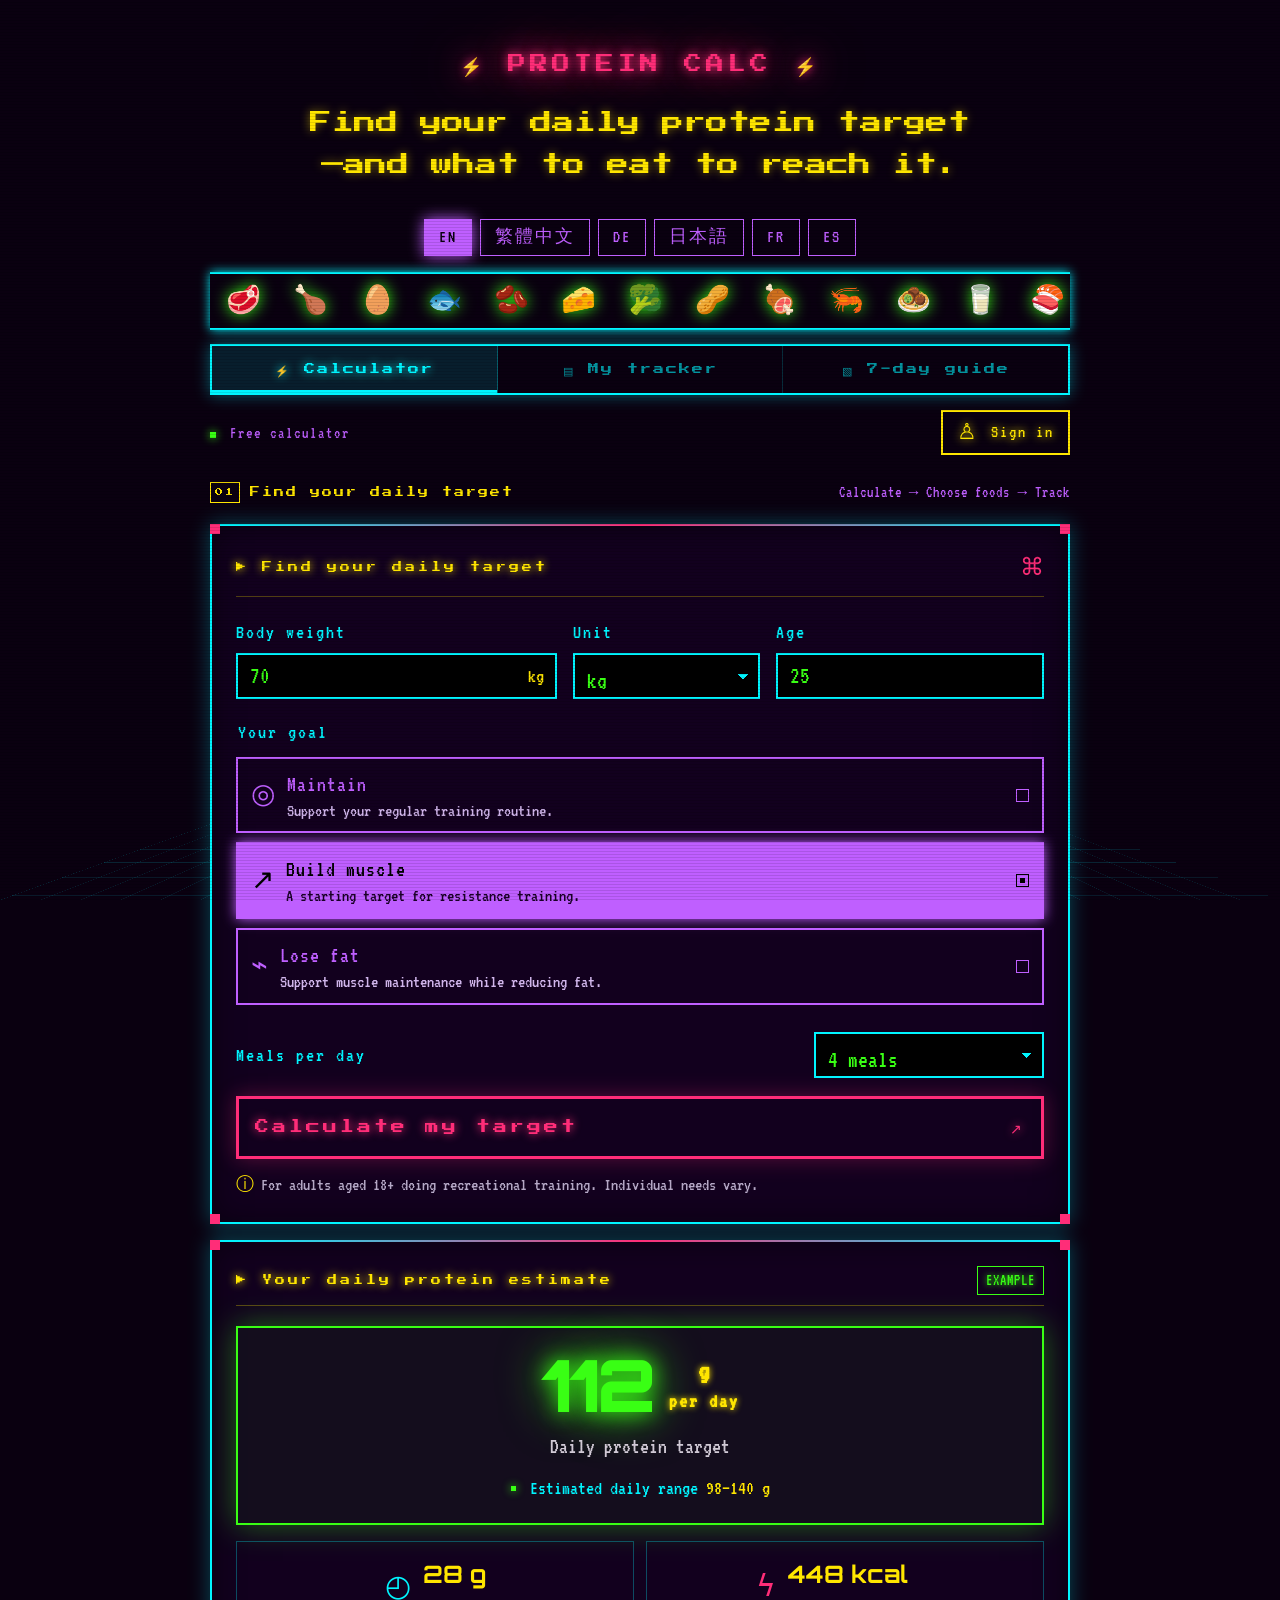
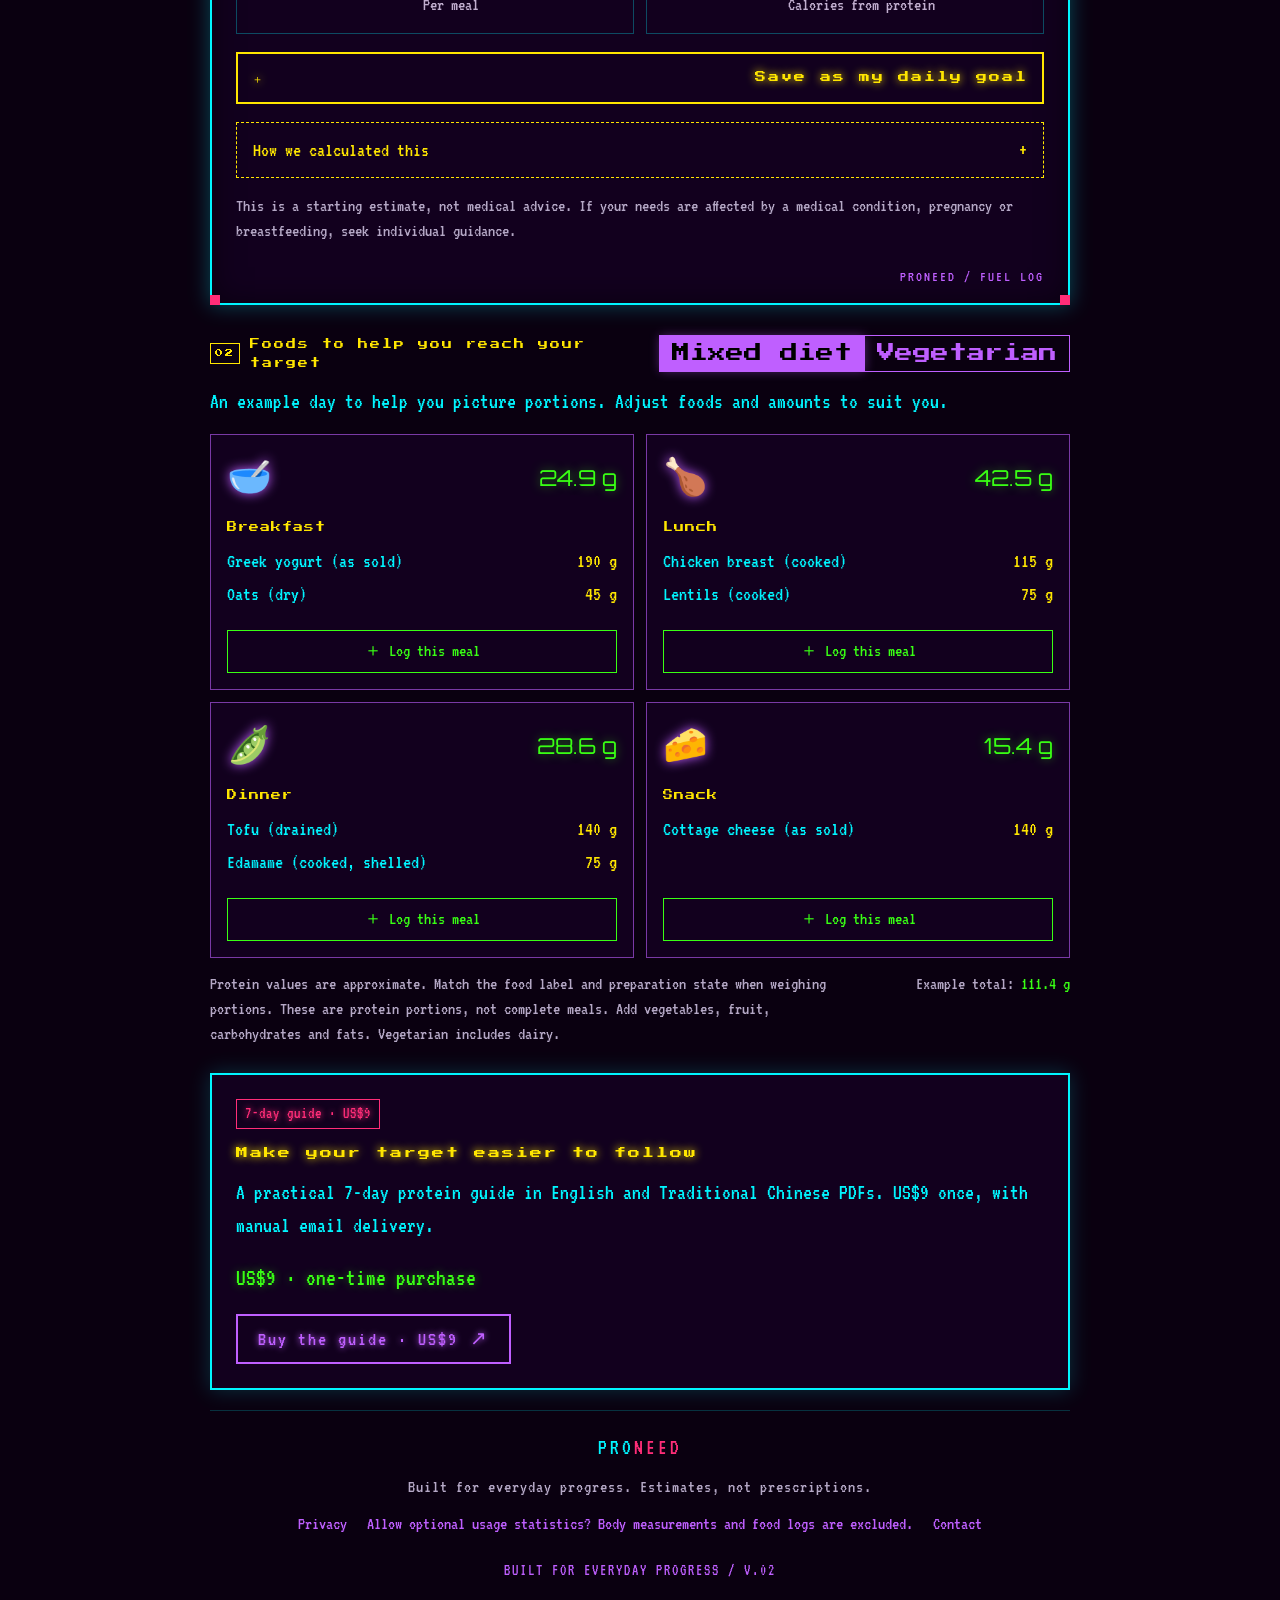
<file: index.html>
<!doctype html>
<html lang="en">
<head>

  <meta charset="utf-8">
  <meta name="viewport" content="width=device-width,initial-scale=1">
  <meta name="theme-color" content="#0a0010">
 <title>PROTEIN CALC - Find your daily protein target—and what to eat to reach it</title>
<meta name="description" content="Find your daily protein target—and what to eat to reach it">
  <link rel="icon" type="image/svg+xml" href="data:image/svg+xml,%3Csvg xmlns='http://www.w3.org/2000/svg' viewBox='0 0 32 32'%3E%3Crect width='32' height='32' rx='5' fill='%230a0010'/%3E%3Cpath d='M8 18h16v6h-3v2H11v-2H8z' fill='%23fff2dc'/%3E%3Cpath d='M5 11h3V8h16v3h3v8H5z' fill='%23ff785f'/%3E%3Cpath d='m10 10 5 7m3-7 5 7' stroke='%23ffe4cf' stroke-width='2'/%3E%3Cpath d='M3 6V3h6m14 0h6v3M3 26v3h6m14 0h6v-3' fill='none' stroke='%2300f5ff' stroke-width='2'/%3E%3C/svg%3E">
  <link rel="preconnect" href="https://fonts.googleapis.com">
  <link rel="preconnect" href="https://fonts.gstatic.com" crossorigin>
  <link href="https://fonts.googleapis.com/css2?family=Press+Start+2P&family=VT323:wght@400&family=Orbitron:wght@400;700;900&display=swap" rel="stylesheet">
  <link rel="stylesheet" href="styles.css">
  <link rel="stylesheet" href="traditional-chinese.css">
  <script type="module" src="app.js"></script>
  
</head>
<body>
  <a class="skip-link" href="#main">Skip to calculator</a>
  <div class="ambient ambient-one" aria-hidden="true"></div><div class="ambient ambient-two" aria-hidden="true"></div>
  <div class="site-shell">
    <header class="site-header">
      <a class="brand" href="#calculator" aria-label="ProNeed home"><span class="brand-name" data-i18n="retroTitle">⚡ PROTEIN CALC ⚡</span></a>
      <h1 id="hero-heading" class="hero-headline" data-i18n="heroTitle">Find your daily protein target—and what to eat to reach it.</h1>
    </header>
    <div class="utility-bar"><div class="languages" role="group" aria-label="Language" id="language-buttons"></div></div>
    <div class="food-marquee" aria-hidden="true"><div class="marquee-inner"><div class="marquee-group"><span>🥩</span><span>🍗</span><span>🥚</span><span>🐟</span><span>🫘</span><span>🧀</span><span>🥦</span><span>🥜</span><span>🍖</span><span>🦐</span><span>🧆</span><span>🥛</span><span>🍣</span></div><div class="marquee-group"><span>🥩</span><span>🍗</span><span>🥚</span><span>🐟</span><span>🫘</span><span>🧀</span><span>🥦</span><span>🥜</span><span>🍖</span><span>🦐</span><span>🧆</span><span>🥛</span><span>🍣</span></div></div></div>
    <nav class="main-nav" aria-label="Main navigation">
      <button type="button" class="nav-link active" data-page="calculator" aria-current="page" data-i18n="navCalculator">Calculator</button>
      <button type="button" class="nav-link" data-page="tracker" data-i18n="navTracker">My tracker</button>
      <a class="nav-link" href="#guide" data-i18n="navGuide">7-day guide</a>
    </nav>
    <div class="account-strip"><span class="terminal-label"><span class="status-dot"></span> <span data-i18n="freeBadge">Free calculator</span></span><button type="button" class="button button-outline button-small" id="account-button"><span class="person-icon" aria-hidden="true">♙</span><span data-i18n="signIn">Sign in</span></button></div>
    <main id="main">
      <section id="calculator-page" class="page-section">
        <div class="section-topline"><span><span class="step-index">01</span> <span data-i18n="calculatorTitle">Find your daily target</span></span><span class="topline-hint" data-i18n="stepsHint">Calculate → Choose foods → Track</span></div>
        <div class="calculator-layout" id="calculator">
          <section class="panel input-panel" aria-labelledby="input-heading"><span class="card-corner tl" aria-hidden="true"></span><span class="card-corner tr" aria-hidden="true"></span><span class="card-corner bl" aria-hidden="true"></span><span class="card-corner br" aria-hidden="true"></span>
            <div class="panel-heading"><h2 id="input-heading" data-i18n="calculatorTitle">Your protein calculator</h2><span class="panel-mark" aria-hidden="true">⌘</span></div>
            <form id="calculator-form" novalidate>
              <div class="form-row weight-row"><div class="field"><label for="weight" data-i18n="weight">Body weight</label><div class="input-suffix"><input id="weight" name="weight" type="number" min="20" max="300" step="0.1" value="70" inputmode="decimal" required aria-describedby="calc-error"><span id="weight-unit-label">kg</span></div></div><div class="field unit-field"><label for="unit" data-i18n="unit">Unit</label><select id="unit" name="unit"><option value="kg">kg</option><option value="lbs">lb</option></select></div><div class="field age-field"><label for="age" data-i18n="age">Age</label><input id="age" name="age" type="number" min="18" max="100" step="1" value="25" inputmode="numeric" required></div></div>
              <fieldset class="goal-field"><legend data-i18n="goal">What are you working toward?</legend>
                <label class="goal-option"><input type="radio" name="goal" value="maintain"><span class="goal-symbol" aria-hidden="true">◎</span><span><strong data-i18n="goalMaintain">Stay active</strong><small data-i18n="goalMaintainHint">Support your everyday routine</small></span><span class="radio-mark"></span></label>
                <label class="goal-option"><input type="radio" name="goal" value="build" checked><span class="goal-symbol" aria-hidden="true">↗</span><span><strong data-i18n="goalBuild">Build muscle</strong><small data-i18n="goalBuildHint">Fuel your strength training</small></span><span class="radio-mark"></span></label>
                <label class="goal-option"><input type="radio" name="goal" value="lose"><span class="goal-symbol" aria-hidden="true">⌁</span><span><strong data-i18n="goalLose">Support fat loss</strong><small data-i18n="goalLoseHint">Keep protein in your routine</small></span><span class="radio-mark"></span></label>
              </fieldset>
              <div class="field meals-field"><label for="meal-count" data-i18n="meals">Meals per day</label><select id="meal-count" name="meals"><option value="3" data-i18n="threeMeals">3 meals</option><option value="4" selected data-i18n="fourMeals">3 meals + a snack</option></select></div>
              <p id="calc-error" class="form-error" role="alert" hidden></p>
              <button class="button button-primary button-full" type="submit"><span data-i18n="calculate">CALCULATE MY TARGET</span><span aria-hidden="true">↗</span></button>
              <p class="input-footnote"><span aria-hidden="true">ⓘ</span> <span data-i18n="adultNote">A starting estimate for healthy, active adults 18+.</span></p>
            </form>
          </section>

          <section class="panel result-panel" aria-labelledby="result-heading"><span class="card-corner tl" aria-hidden="true"></span><span class="card-corner tr" aria-hidden="true"></span><span class="card-corner bl" aria-hidden="true"></span><span class="card-corner br" aria-hidden="true"></span>
            <div class="panel-heading"><h2 id="result-heading" data-i18n="resultTitle">Your daily protein estimate</h2><span class="pill pill-lime" id="result-kind">EXAMPLE</span></div>
            <div class="result-display"><div class="result-number"><span id="result-target">112</span><span class="result-grams">g<span data-i18n="perDay">per day</span></span></div><p data-i18n="dailyTarget">Your daily protein starting target</p><div class="result-range"><span class="status-dot"></span><span data-i18n="rangeLabel">Suggested range</span> <strong id="result-range">98–140 g</strong></div></div>
            <div class="result-metrics"><div><span class="metric-icon" aria-hidden="true">◴</span><span><strong id="result-meal">28 g</strong><small data-i18n="perMeal">per meal</small></span></div><div><span class="metric-icon pink" aria-hidden="true">ϟ</span><span><strong id="result-calories">448 kcal</strong><small data-i18n="proteinCalories">from protein only</small></span></div></div>
            <button type="button" class="button button-outline button-full" id="save-target"><span aria-hidden="true">＋</span><span data-i18n="saveGoal">Use this as my daily goal</span></button>
            <details class="method"><summary><span data-i18n="howCalculated">How is this calculated?</span><span aria-hidden="true">+</span></summary><p id="method-description" data-i18n="methodBody"></p><p id="method-numbers"></p><a href="https://doi.org/10.1186/s12970-017-0177-8" target="_blank" rel="noopener noreferrer" data-i18n="sources">Read the research ↗</a></details>
            <p class="estimate-footnote" data-i18n="estimateNote">An estimate, not a prescription. Your routine and individual needs matter.</p>
            <div class="result-corner" aria-hidden="true">PRO<span>NEED</span> / FUEL LOG</div>
          </section>
        </div>

        <section class="meal-section" aria-labelledby="meal-heading"><div class="section-topline"><span><span class="step-index">02</span> <span data-i18n="mealTitle">MAKE IT A MEAL</span></span><div class="segmented" role="group" aria-label="Meal example preference"><button type="button" class="active" data-diet="mixed" aria-pressed="true" data-i18n="mixedDiet">Mixed diet</button><button type="button" data-diet="vegetarian" aria-pressed="false" data-i18n="vegetarianDiet">Vegetarian</button></div></div><h2 id="meal-heading" class="section-heading" data-i18n="mealDescription">Less guesswork. More everyday food.</h2><div class="meal-cards" id="meal-cards"></div><div class="meal-footnote"><p data-i18n="portionNote">Illustrative portions; brands and preparation change the numbers. Add other foods for balanced meals.</p><span><span data-i18n="exampleTotal">Example day</span>: <strong id="meal-total"></strong></span></div></section>
      </section>

      <section id="tracker-page" class="page-section" hidden aria-labelledby="tracker-heading">
        <div class="tracker-heading"><div><p class="eyebrow">YOUR DAILY CHECK-IN / 03</p><h1 id="tracker-heading" data-i18n="trackerTitle">SMALL WINS. EVERY DAY.</h1><p class="hero-description" data-i18n="trackerDescription">Keep an eye on your protein. One meal at a time.</p></div><span id="tracker-mode" class="pill pill-lime" data-i18n="demoBadge">DEMO</span></div>
        <div class="notice" id="tracker-notice"><span aria-hidden="true">ⓘ</span><span id="tracker-notice-text" data-i18n="demoNotice">Sample tracker. Changes stay in this demo and do not sync.</span><button class="text-button" id="tracker-signin" type="button" data-i18n="signIn">Sign in</button></div>
        <div class="tracker-toolbar"><div class="segmented"><button type="button" class="active" data-tracker-tab="today" data-i18n="today">Today</button><button type="button" data-tracker-tab="history" data-i18n="history">History</button><button type="button" data-tracker-tab="settings" data-i18n="settings">Settings</button></div><div class="sync-label"><span id="sync-status"></span><button class="text-button" type="button" id="sync-button" data-i18n="syncNow">Refresh</button></div></div>
        <div id="tracker-today" class="tracker-tab-panel"><div class="tracker-layout"><section class="panel today-panel"><span class="card-corner tl" aria-hidden="true"></span><span class="card-corner tr" aria-hidden="true"></span><span class="card-corner bl" aria-hidden="true"></span><span class="card-corner br" aria-hidden="true"></span><div class="panel-heading"><h2 data-i18n="today">Today</h2><time id="today-label"></time></div><div class="today-progress"><div><span id="tracker-consumed">0</span><small>g</small><p data-i18n="consumed">consumed</p></div><div class="remaining-box"><strong id="tracker-remaining">120 g</strong><span data-i18n="remaining">remaining</span></div></div><div class="progress-track" role="progressbar" id="tracker-progress" aria-label="Daily protein goal" aria-valuemin="0" aria-valuemax="120" aria-valuenow="0"><span id="tracker-progress-bar"></span></div><p class="progress-caption"><span id="tracker-percentage">0%</span><span id="tracker-goal-caption">120 g</span></p><div id="food-entries" class="food-entries"></div></section><section class="panel add-panel"><span class="card-corner tl" aria-hidden="true"></span><span class="card-corner tr" aria-hidden="true"></span><span class="card-corner bl" aria-hidden="true"></span><span class="card-corner br" aria-hidden="true"></span><div class="panel-heading"><h2 data-i18n="addFoodTitle">ADD A LITTLE FUEL</h2><span class="panel-mark">＋</span></div><div class="preset-grid" id="food-presets"></div><form id="food-form" novalidate><div class="field"><label for="food-name" data-i18n="foodName">Food name</label><input id="food-name" maxlength="120" autocomplete="off" required></div><div class="form-row"><div class="field"><label for="food-amount" data-i18n="amount">Amount (g)</label><input type="number" id="food-amount" min="0.1" max="2000" step="0.1" inputmode="decimal" required></div><div class="field"><label for="food-protein" data-i18n="proteinPer100">Protein / 100 g</label><input type="number" id="food-protein" min="0" max="100" step="0.1" inputmode="decimal" required></div></div><div class="food-preview"><span data-i18n="proteinWord">Protein</span><strong id="food-preview">— g</strong></div><p id="food-error" class="form-error" role="alert" hidden></p><button class="button button-primary button-full" type="submit"><span data-i18n="addFood">Add to today</span><span aria-hidden="true">＋</span></button></form></section></div></div>
        <div id="tracker-history" class="tracker-tab-panel" hidden><section class="panel"><span class="card-corner tl" aria-hidden="true"></span><span class="card-corner tr" aria-hidden="true"></span><span class="card-corner bl" aria-hidden="true"></span><span class="card-corner br" aria-hidden="true"></span><div class="panel-heading"><h2 data-i18n="history">History</h2><span class="pill" data-i18n="sevenDays">7 days</span></div><div class="history-metrics"><div><strong id="history-average">—</strong><span data-i18n="average">7-day daily average</span></div><div><strong id="history-met">—</strong><span data-i18n="daysMet">Days target reached</span></div></div><div id="history-chart" class="history-chart"></div><p class="muted small" data-i18n="allHistory">Your older entries are kept. Export your data for the full history.</p></section></div>
        <div id="tracker-settings" class="tracker-tab-panel" hidden><div class="settings-layout"><section class="panel"><span class="card-corner tl" aria-hidden="true"></span><span class="card-corner tr" aria-hidden="true"></span><span class="card-corner bl" aria-hidden="true"></span><span class="card-corner br" aria-hidden="true"></span><div class="panel-heading"><h2 data-i18n="goalSettings">Daily goal</h2></div><form id="goal-form" class="inline-form" novalidate><div class="field"><label for="settings-goal" data-i18n="dailyTarget">Daily protein target</label><div class="input-suffix"><input type="number" id="settings-goal" min="40" max="500" step="1" required><span>g</span></div></div><button type="submit" class="button button-primary" data-i18n="saveSettings">Save goal</button></form><p id="settings-error" class="form-error" role="alert" hidden></p><div class="settings-actions"><button type="button" class="button button-outline" id="export-button" data-i18n="exportData">Export my data</button><button type="button" class="text-button danger" id="clear-button" data-i18n="clearEntries">Clear food entries</button></div></section><section class="panel"><span class="card-corner tl" aria-hidden="true"></span><span class="card-corner tr" aria-hidden="true"></span><span class="card-corner bl" aria-hidden="true"></span><span class="card-corner br" aria-hidden="true"></span><div class="panel-heading"><h2 data-i18n="importOldData">Bring your old food log</h2></div><p class="muted small" data-i18n="importNotice">Import a profile from the previous version on this browser. Original records stay untouched.</p><div id="legacy-import-controls"><div class="field"><label for="legacy-profile" data-i18n="chooseProfile">Choose your old profile</label><select id="legacy-profile"></select></div><button type="button" class="button button-outline button-full" id="import-button" data-i18n="importData">Import selected log</button></div><p class="muted small" id="legacy-info"></p></section></div></div>
      </section>

      <section id="guide" class="guide-section"><div class="guide-copy"><p class="eyebrow"><span class="pill pill-pink" data-i18n="guideBadge">7-DAY GUIDE · US$9</span></p><h2 data-i18n="guideTitle">Make your target easier to follow</h2><p data-i18n="guideDescription">A practical 7-day protein guide in English and Traditional Chinese PDFs, with manual email delivery.</p><p class="guide-price" data-i18n="guidePrice">US$9 · one-time purchase</p><button type="button" id="guide-button" class="button button-outline"><span data-i18n="guideButton">Buy the guide · US$9</span><span aria-hidden="true">↗</span></button></div></section>
    </main>
    <footer class="site-footer"><div class="footer-brand">PRO<span>NEED</span><p data-i18n="footerNote">A little more intention. One meal at a time.</p></div><div class="footer-links"><button type="button" id="privacy-button" data-i18n="privacy">Privacy</button><button type="button" id="analytics-button" data-i18n="analyticsChoice">Usage preferences</button><a href="mailto:felicityahawhale@gmail.com" data-i18n="contact">Contact ↗</a><span class="footer-version">BUILT FOR EVERYDAY PROGRESS / V.02</span></div></footer>
  </div>

  <dialog id="account-dialog" class="modal" aria-labelledby="account-title"><div class="modal-top"><span class="eyebrow">PRONEED / YOUR ACCOUNT</span><button type="button" class="icon-button" data-close-dialog aria-label="Close">×</button></div><h2 id="account-title" data-i18n="accountTitle">YOUR PROGRESS.<br>WHEREVER YOU GO.</h2><p class="muted" data-i18n="accountDescription">Sign in to keep your food log and daily goal together across devices.</p><p id="account-config-notice" class="notice small" hidden data-i18n="cloudNotConfigured">Accounts are being connected for this preview. Explore the sample tracker below.</p><div class="segmented auth-tabs" id="auth-tabs"><button type="button" class="active" data-auth-mode="signin" data-i18n="signIn">Sign in</button><button type="button" data-auth-mode="signup" data-i18n="createAccount">Create account</button></div><form id="auth-form" novalidate><div class="field" id="auth-email-field"><label for="auth-email" data-i18n="email">Email</label><input type="email" id="auth-email" name="email" autocomplete="email" maxlength="254" required></div><div class="field" id="auth-password-field"><label for="auth-password" id="auth-password-label" data-i18n="password">Password</label><input type="password" id="auth-password" name="password" autocomplete="current-password" minlength="12" maxlength="128" required><small class="muted" data-i18n="passwordHint">Use at least 12 characters.</small></div><p class="form-error" id="auth-error" role="alert" hidden></p><p class="success-message" id="auth-success" role="status" hidden></p><button class="button button-primary button-full" type="submit" id="auth-submit" data-i18n="signIn">Sign in</button></form><button type="button" class="text-button forgot-button" id="forgot-button" data-i18n="forgotPassword">Forgot password?</button><div class="demo-access"><span>OR</span><button type="button" class="text-button" id="demo-button"><span data-i18n="exploreDemo">Explore the tracker demo</span> ↗</button></div></dialog>
  <dialog id="info-dialog" class="modal" aria-labelledby="info-title"><div class="modal-top"><span class="eyebrow">PRONEED / FIELD NOTES</span><button type="button" class="icon-button" data-close-dialog aria-label="Close">×</button></div><h2 id="info-title"></h2><div id="info-content" class="info-content"></div></dialog>
  <dialog id="confirm-dialog" class="modal compact-modal" aria-labelledby="confirm-title"><h2 id="confirm-title" data-i18n="clearEntries">Clear food entries</h2><p data-i18n="confirmClear">Delete all food entries from this account? This cannot be undone.</p><div class="modal-actions"><button type="button" class="button button-outline" data-close-dialog data-i18n="cancel">Cancel</button><button type="button" class="button button-danger" id="confirm-clear-button" data-i18n="clearEntries">Clear entries</button></div></dialog>
  <div id="toast" class="toast" role="status" aria-live="polite" hidden></div>
</body>
</html>
</file>
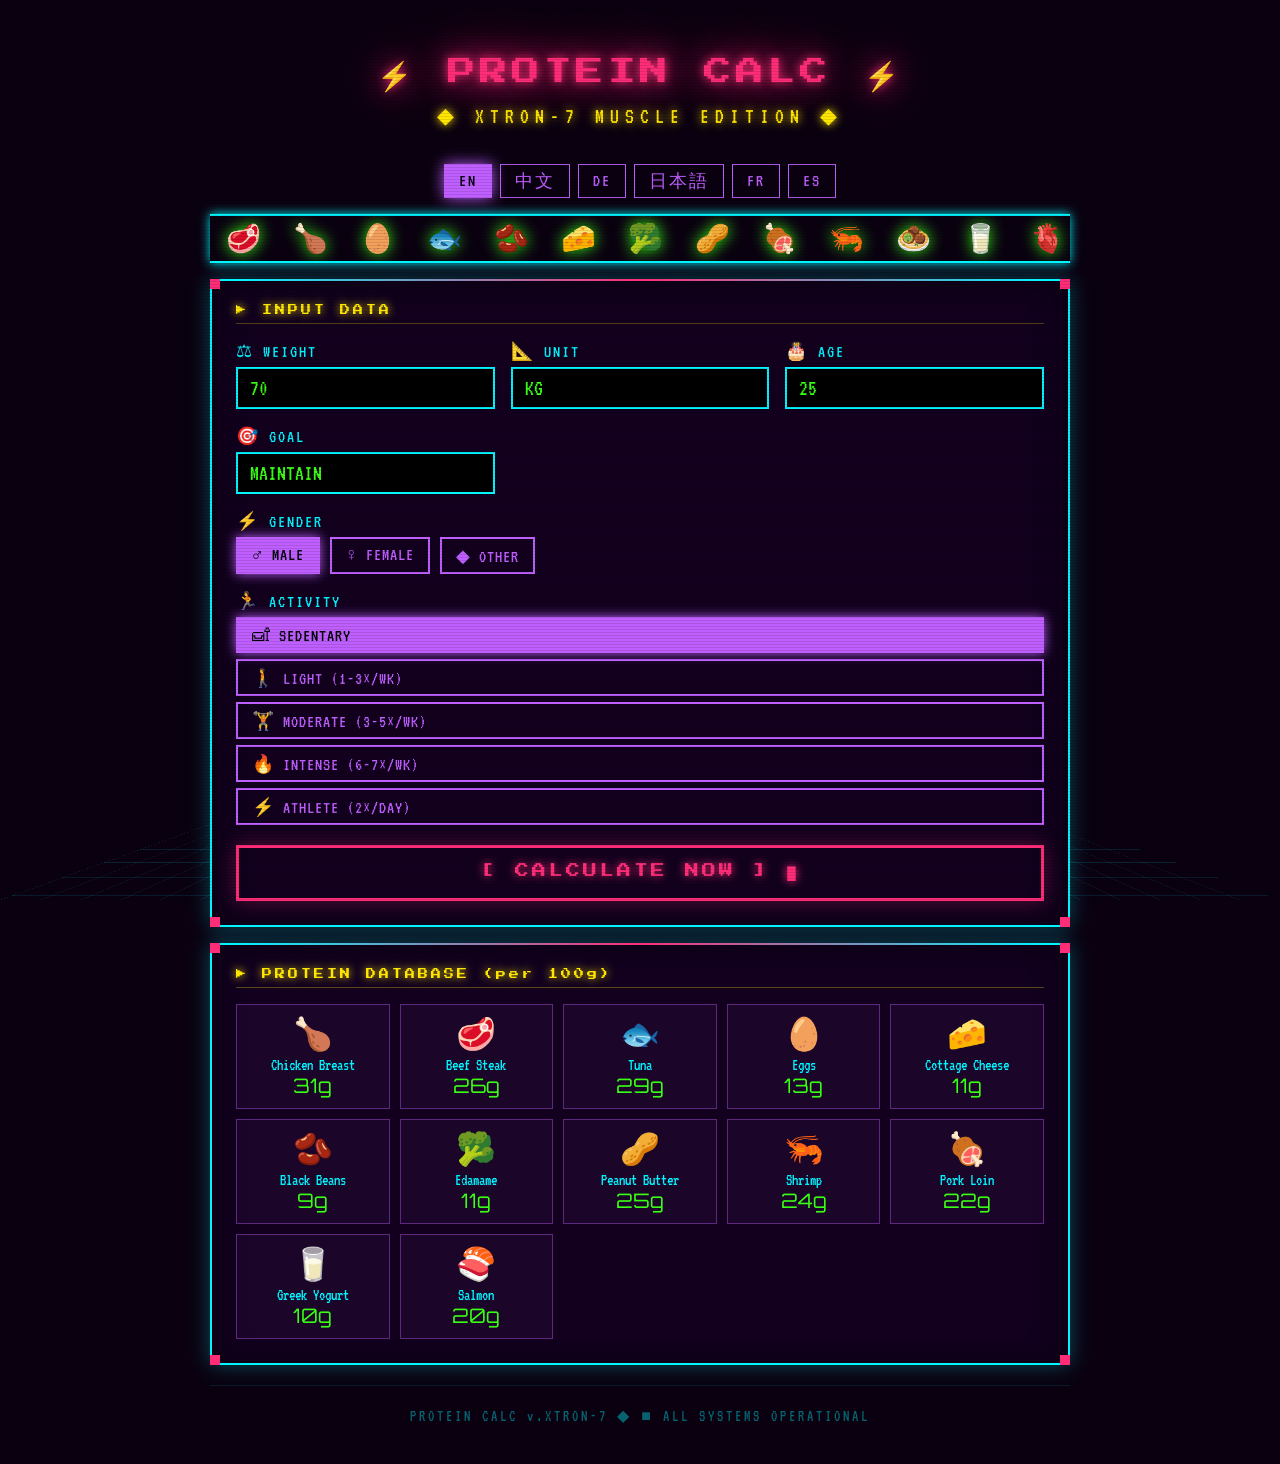
<file: protein-calculator-80s.html>
<!DOCTYPE html>
<html lang="en">
<head>
<meta charset="UTF-8">
<meta name="viewport" content="width=device-width, initial-scale=1.0">
<title>PROTEIN CALC 80s</title>
<link href="https://fonts.googleapis.com/css2?family=Press+Start+2P&family=VT323:wght@400&family=Orbitron:wght@400;700;900&display=swap" rel="stylesheet">
<style>
  :root {
    --neon-pink: #ff2d78;
    --neon-cyan: #00f5ff;
    --neon-yellow: #ffe600;
    --neon-green: #39ff14;
    --neon-purple: #bf5fff;
    --dark-bg: #0a0010;
    --dark-card: #12001e;
    --grid-color: rgba(0,245,255,0.08);
    --scanline: rgba(0,0,0,0.3);
  }

  * { box-sizing: border-box; margin: 0; padding: 0; }

  body {
    background: var(--dark-bg);
    font-family: 'VT323', monospace;
    color: var(--neon-cyan);
    min-height: 100vh;
    overflow-x: hidden;
    position: relative;
  }

  /* CRT scanline effect */
  body::before {
    content: '';
    position: fixed;
    top: 0; left: 0; right: 0; bottom: 0;
    background: repeating-linear-gradient(
      0deg,
      var(--scanline) 0px,
      var(--scanline) 1px,
      transparent 1px,
      transparent 3px
    );
    pointer-events: none;
    z-index: 9999;
    opacity: 0.35;
  }

  /* grid floor */
  body::after {
    content: '';
    position: fixed;
    bottom: 0; left: 0; right: 0;
    height: 50vh;
    background:
      linear-gradient(rgba(0,245,255,0.15) 1px, transparent 1px),
      linear-gradient(90deg, rgba(0,245,255,0.15) 1px, transparent 1px);
    background-size: 40px 40px;
    transform: perspective(400px) rotateX(60deg);
    transform-origin: bottom center;
    pointer-events: none;
    z-index: 0;
  }

  .container {
    max-width: 900px;
    margin: 0 auto;
    padding: 20px;
    position: relative;
    z-index: 1;
  }

  /* HEADER */
  .header {
    text-align: center;
    padding: 30px 0 20px;
  }

  .title-glow {
    font-family: 'Press Start 2P', monospace;
    font-size: clamp(14px, 4vw, 28px);
    color: var(--neon-pink);
    text-shadow:
      0 0 10px var(--neon-pink),
      0 0 30px var(--neon-pink),
      0 0 60px var(--neon-pink);
    letter-spacing: 4px;
    animation: flicker 4s infinite;
    line-height: 1.6;
  }

  .subtitle {
    font-family: 'VT323', monospace;
    font-size: 22px;
    color: var(--neon-yellow);
    letter-spacing: 6px;
    text-shadow: 0 0 10px var(--neon-yellow);
    margin-top: 8px;
    animation: pulse 2s ease-in-out infinite;
  }

  @keyframes flicker {
    0%,100% { opacity: 1; }
    92% { opacity: 1; }
    93% { opacity: 0.7; }
    94% { opacity: 1; }
    97% { opacity: 0.85; }
    98% { opacity: 1; }
  }
  @keyframes pulse {
    0%,100% { text-shadow: 0 0 10px var(--neon-yellow); }
    50% { text-shadow: 0 0 25px var(--neon-yellow), 0 0 50px var(--neon-yellow); }
  }

  /* LANG SWITCHER */
  .lang-bar {
    display: flex;
    justify-content: center;
    gap: 8px;
    margin: 16px 0;
    flex-wrap: wrap;
  }
  .lang-btn {
    background: transparent;
    border: 1px solid var(--neon-purple);
    color: var(--neon-purple);
    font-family: 'VT323', monospace;
    font-size: 18px;
    padding: 4px 14px;
    cursor: pointer;
    transition: all 0.2s;
    letter-spacing: 2px;
  }
  .lang-btn:hover, .lang-btn.active {
    background: var(--neon-purple);
    color: var(--dark-bg);
    box-shadow: 0 0 15px var(--neon-purple);
  }

  /* FOOD EMOJIS MARQUEE */
  .food-marquee {
    overflow: hidden;
    border-top: 2px solid var(--neon-cyan);
    border-bottom: 2px solid var(--neon-cyan);
    padding: 6px 0;
    margin: 14px 0;
    box-shadow: 0 0 10px var(--neon-cyan);
  }
  .marquee-inner {
    display: flex;
    animation: marquee 20s linear infinite;
    white-space: nowrap;
  }
  .marquee-item {
    font-size: 28px;
    margin: 0 16px;
    filter: drop-shadow(0 0 8px var(--neon-green));
  }
  @keyframes marquee {
    0% { transform: translateX(0); }
    100% { transform: translateX(-50%); }
  }

  /* CARD */
  .card {
    background: var(--dark-card);
    border: 2px solid var(--neon-cyan);
    box-shadow: 0 0 20px rgba(0,245,255,0.3), inset 0 0 30px rgba(0,0,0,0.5);
    padding: 24px;
    margin: 16px 0;
    position: relative;
  }
  .card::before {
    content: '';
    position: absolute;
    top: -2px; left: 20px;
    right: 20px; height: 2px;
    background: linear-gradient(90deg, transparent, var(--neon-pink), transparent);
  }

  .section-label {
    font-family: 'Press Start 2P', monospace;
    font-size: 10px;
    color: var(--neon-yellow);
    letter-spacing: 3px;
    text-shadow: 0 0 8px var(--neon-yellow);
    margin-bottom: 16px;
    border-bottom: 1px solid rgba(255,230,0,0.3);
    padding-bottom: 8px;
  }

  /* FORM ELEMENTS */
  .form-grid {
    display: grid;
    grid-template-columns: repeat(auto-fit, minmax(200px, 1fr));
    gap: 16px;
  }

  .form-group { display: flex; flex-direction: column; gap: 6px; }

  label {
    font-size: 18px;
    color: var(--neon-cyan);
    letter-spacing: 2px;
  }

  input[type="number"], select {
    background: #000;
    border: 2px solid var(--neon-cyan);
    color: var(--neon-green);
    font-family: 'VT323', monospace;
    font-size: 22px;
    padding: 8px 12px;
    outline: none;
    transition: border-color 0.2s, box-shadow 0.2s;
    -webkit-appearance: none;
    appearance: none;
  }
  input[type="number"]:focus, select:focus {
    border-color: var(--neon-pink);
    box-shadow: 0 0 15px var(--neon-pink);
    color: var(--neon-pink);
  }
  select option { background: #0a0010; color: var(--neon-green); }

  /* RADIO GROUPS */
  .radio-group {
    display: flex;
    gap: 10px;
    flex-wrap: wrap;
  }
  .radio-label {
    cursor: pointer;
    border: 2px solid var(--neon-purple);
    padding: 6px 14px;
    font-size: 18px;
    color: var(--neon-purple);
    transition: all 0.2s;
    letter-spacing: 1px;
  }
  .radio-label input { display: none; }
  .radio-label.selected, .radio-label:hover {
    background: var(--neon-purple);
    color: #000;
    box-shadow: 0 0 12px var(--neon-purple);
  }

  /* CALCULATE BUTTON */
  .calc-btn {
    width: 100%;
    padding: 16px;
    background: transparent;
    border: 3px solid var(--neon-pink);
    color: var(--neon-pink);
    font-family: 'Press Start 2P', monospace;
    font-size: clamp(10px, 2vw, 14px);
    letter-spacing: 3px;
    cursor: pointer;
    margin-top: 20px;
    transition: all 0.2s;
    text-shadow: 0 0 10px var(--neon-pink);
    box-shadow: 0 0 20px rgba(255,45,120,0.3);
    position: relative;
    overflow: hidden;
  }
  .calc-btn::before {
    content: '';
    position: absolute;
    top: 0; left: -100%;
    width: 100%; height: 100%;
    background: linear-gradient(90deg, transparent, rgba(255,45,120,0.3), transparent);
    transition: left 0.4s;
  }
  .calc-btn:hover::before { left: 100%; }
  .calc-btn:hover {
    background: var(--neon-pink);
    color: #000;
    box-shadow: 0 0 40px var(--neon-pink), 0 0 80px rgba(255,45,120,0.5);
  }
  .calc-btn:active { transform: scale(0.98); }

  /* RESULTS */
  .result-box {
    display: none;
    margin-top: 16px;
  }
  .result-box.show { display: block; }

  .result-main {
    text-align: center;
    padding: 20px;
    border: 2px solid var(--neon-green);
    box-shadow: 0 0 30px rgba(57,255,20,0.4);
    background: rgba(57,255,20,0.05);
    margin-bottom: 16px;
    animation: resultIn 0.5s ease-out;
  }
  @keyframes resultIn {
    from { transform: scale(0.95); opacity: 0; }
    to { transform: scale(1); opacity: 1; }
  }

  .result-number {
    font-family: 'Orbitron', monospace;
    font-size: clamp(40px, 10vw, 72px);
    font-weight: 900;
    color: var(--neon-green);
    text-shadow: 0 0 20px var(--neon-green), 0 0 50px var(--neon-green);
    line-height: 1;
  }
  .result-unit {
    font-size: 24px;
    color: var(--neon-yellow);
    letter-spacing: 4px;
  }
  .result-label {
    font-size: 20px;
    color: #aaa;
    margin-top: 8px;
  }

  /* BREAKDOWN TABLE */
  .breakdown {
    border: 1px solid rgba(0,245,255,0.3);
  }
  .breakdown-row {
    display: flex;
    justify-content: space-between;
    align-items: center;
    padding: 10px 16px;
    border-bottom: 1px solid rgba(0,245,255,0.1);
    font-size: 20px;
    transition: background 0.2s;
  }
  .breakdown-row:hover { background: rgba(0,245,255,0.05); }
  .breakdown-row:last-child { border-bottom: none; }
  .breakdown-emoji { font-size: 24px; margin-right: 8px; }
  .breakdown-food { color: var(--neon-cyan); }
  .breakdown-val { color: var(--neon-yellow); font-family: 'Orbitron', monospace; font-size: 18px; }
  .breakdown-bar-wrap { flex: 1; margin: 0 16px; height: 8px; background: rgba(255,255,255,0.1); }
  .breakdown-bar { height: 100%; background: linear-gradient(90deg, var(--neon-cyan), var(--neon-purple)); transition: width 1s ease; box-shadow: 0 0 6px var(--neon-cyan); }

  /* TIP BOX */
  .tip-box {
    border: 1px dashed var(--neon-yellow);
    padding: 12px 16px;
    margin-top: 12px;
    font-size: 20px;
    color: var(--neon-yellow);
    text-shadow: 0 0 6px var(--neon-yellow);
    letter-spacing: 1px;
    line-height: 1.5;
  }
  .tip-box span { color: var(--neon-pink); }

  /* FOOD REFERENCE */
  .food-grid {
    display: grid;
    grid-template-columns: repeat(auto-fill, minmax(150px, 1fr));
    gap: 10px;
    margin-top: 10px;
  }
  .food-card {
    border: 1px solid rgba(191,95,255,0.4);
    padding: 10px;
    text-align: center;
    cursor: pointer;
    transition: all 0.2s;
    background: rgba(191,95,255,0.05);
  }
  .food-card:hover {
    border-color: var(--neon-purple);
    box-shadow: 0 0 15px var(--neon-purple);
    transform: translateY(-2px);
  }
  .food-card-emoji { font-size: 32px; display: block; }
  .food-card-name { font-size: 16px; color: var(--neon-cyan); margin-top: 4px; }
  .food-card-prot { font-size: 20px; color: var(--neon-green); font-family: 'Orbitron'; }

  /* SCROLLBAR */
  ::-webkit-scrollbar { width: 6px; }
  ::-webkit-scrollbar-track { background: #000; }
  ::-webkit-scrollbar-thumb { background: var(--neon-pink); }

  /* FOOTER */
  .footer {
    text-align: center;
    font-size: 16px;
    color: rgba(0,245,255,0.4);
    padding: 20px;
    letter-spacing: 3px;
    border-top: 1px solid rgba(0,245,255,0.1);
    margin-top: 20px;
  }

  /* blinking cursor */
  .blink { animation: blink 1s step-end infinite; }
  @keyframes blink { 50% { opacity: 0; } }

  /* pixel corner decorations */
  .card-corner {
    position: absolute;
    width: 10px; height: 10px;
    background: var(--neon-pink);
  }
  .card-corner.tl { top: -2px; left: -2px; }
  .card-corner.tr { top: -2px; right: -2px; }
  .card-corner.bl { bottom: -2px; left: -2px; }
  .card-corner.br { bottom: -2px; right: -2px; }
</style>
</head>
<body>

<div class="container">

  <!-- HEADER -->
  <div class="header">
    <div class="title-glow" id="main-title">⚡ PROTEIN CALC ⚡</div>
    <div class="subtitle" id="main-sub">◆ XTRON-7 MUSCLE EDITION ◆</div>
  </div>

  <!-- LANG BAR -->
  <div class="lang-bar">
    <button class="lang-btn active" onclick="setLang('en')">EN</button>
    <button class="lang-btn" onclick="setLang('zh')">中文</button>
    <button class="lang-btn" onclick="setLang('de')">DE</button>
    <button class="lang-btn" onclick="setLang('ja')">日本語</button>
    <button class="lang-btn" onclick="setLang('fr')">FR</button>
    <button class="lang-btn" onclick="setLang('es')">ES</button>
  </div>

  <!-- MARQUEE -->
  <div class="food-marquee">
    <div class="marquee-inner">
      <span class="marquee-item">🥩</span><span class="marquee-item">🍗</span><span class="marquee-item">🥚</span>
      <span class="marquee-item">🐟</span><span class="marquee-item">🫘</span><span class="marquee-item">🧀</span>
      <span class="marquee-item">🥦</span><span class="marquee-item">🥜</span><span class="marquee-item">🍖</span>
      <span class="marquee-item">🦐</span><span class="marquee-item">🧆</span><span class="marquee-item">🥛</span>
      <span class="marquee-item">🫀</span><span class="marquee-item">🍣</span><span class="marquee-item">🥩</span>
      <!-- duplicate for loop -->
      <span class="marquee-item">🥩</span><span class="marquee-item">🍗</span><span class="marquee-item">🥚</span>
      <span class="marquee-item">🐟</span><span class="marquee-item">🫘</span><span class="marquee-item">🧀</span>
      <span class="marquee-item">🥦</span><span class="marquee-item">🥜</span><span class="marquee-item">🍖</span>
      <span class="marquee-item">🦐</span><span class="marquee-item">🧆</span><span class="marquee-item">🥛</span>
      <span class="marquee-item">🫀</span><span class="marquee-item">🍣</span><span class="marquee-item">🥩</span>
    </div>
  </div>

  <!-- INPUT CARD -->
  <div class="card" style="position:relative">
    <div class="card-corner tl"></div><div class="card-corner tr"></div>
    <div class="card-corner bl"></div><div class="card-corner br"></div>
    <div class="section-label" id="lbl-input">▶ INPUT DATA</div>

    <div class="form-grid">
      <div class="form-group">
        <label id="lbl-weight">⚖ WEIGHT</label>
        <input type="number" id="weight" placeholder="70" min="20" max="300" value="70">
      </div>
      <div class="form-group">
        <label id="lbl-unit">📐 UNIT</label>
        <select id="unit-select">
          <option value="kg">KG</option>
          <option value="lbs">LBS</option>
        </select>
      </div>
      <div class="form-group">
        <label id="lbl-age">🎂 AGE</label>
        <input type="number" id="age" placeholder="25" min="10" max="100" value="25">
      </div>
      <div class="form-group">
        <label id="lbl-goal">🎯 GOAL</label>
        <select id="goal">
          <option value="maintain" id="opt-maintain">MAINTAIN</option>
          <option value="build" id="opt-build">BUILD MUSCLE</option>
          <option value="lose" id="opt-lose">LOSE WEIGHT</option>
          <option value="athlete" id="opt-athlete">ATHLETE</option>
        </select>
      </div>
    </div>

    <div class="form-group" style="margin-top:16px">
      <label id="lbl-gender">⚡ GENDER</label>
      <div class="radio-group">
        <label class="radio-label selected" id="r-male">
          <input type="radio" name="gender" value="male" checked>
          <span id="r-male-text">♂ MALE</span>
        </label>
        <label class="radio-label" id="r-female">
          <input type="radio" name="gender" value="female">
          <span id="r-female-text">♀ FEMALE</span>
        </label>
        <label class="radio-label" id="r-other">
          <input type="radio" name="gender" value="other">
          <span id="r-other-text">◆ OTHER</span>
        </label>
      </div>
    </div>

    <div class="form-group" style="margin-top:16px">
      <label id="lbl-activity">🏃 ACTIVITY</label>
      <div class="radio-group" style="flex-direction:column; gap:6px">
        <label class="radio-label selected" id="r-sed"><input type="radio" name="activity" value="1.2" checked><span id="r-sed-t">🛋 SEDENTARY</span></label>
        <label class="radio-label" id="r-light"><input type="radio" name="activity" value="1.375"><span id="r-light-t">🚶 LIGHT (1-3×/WK)</span></label>
        <label class="radio-label" id="r-mod"><input type="radio" name="activity" value="1.55"><span id="r-mod-t">🏋 MODERATE (3-5×/WK)</span></label>
        <label class="radio-label" id="r-hard"><input type="radio" name="activity" value="1.725"><span id="r-hard-t">🔥 INTENSE (6-7×/WK)</span></label>
        <label class="radio-label" id="r-ath"><input type="radio" name="activity" value="1.9"><span id="r-ath-t">⚡ ATHLETE (2×/DAY)</span></label>
      </div>
    </div>

    <button class="calc-btn" onclick="calculate()" id="calc-btn-text">
      [ CALCULATE NOW ] <span class="blink">█</span>
    </button>
  </div>

  <!-- RESULT -->
  <div class="result-box" id="result-box">
    <div class="card" style="position:relative">
      <div class="card-corner tl"></div><div class="card-corner tr"></div>
      <div class="card-corner bl"></div><div class="card-corner br"></div>
      <div class="section-label" id="lbl-result">▶ RESULT MATRIX</div>

      <div class="result-main">
        <div class="result-number" id="result-num">--</div>
        <div class="result-unit">g / <span id="res-unit-label">day</span></div>
        <div class="result-label" id="res-label">DAILY PROTEIN TARGET</div>
      </div>

      <div style="display:grid;grid-template-columns:repeat(3,1fr);gap:10px;margin-bottom:16px;text-align:center">
        <div style="border:1px solid rgba(0,245,255,0.3);padding:10px">
          <div style="font-size:16px;color:#777" id="lbl-per-meal">PER MEAL</div>
          <div style="font-family:Orbitron;font-size:24px;color:var(--neon-yellow)" id="per-meal-val">--</div>
          <div style="font-size:14px;color:#555">g</div>
        </div>
        <div style="border:1px solid rgba(0,245,255,0.3);padding:10px">
          <div style="font-size:16px;color:#777" id="lbl-per-kg">PER KG</div>
          <div style="font-family:Orbitron;font-size:24px;color:var(--neon-pink)" id="per-kg-val">--</div>
          <div style="font-size:14px;color:#555">g/kg</div>
        </div>
        <div style="border:1px solid rgba(0,245,255,0.3);padding:10px">
          <div style="font-size:16px;color:#777" id="lbl-calories">CALORIES</div>
          <div style="font-family:Orbitron;font-size:24px;color:var(--neon-green)" id="calories-val">--</div>
          <div style="font-size:14px;color:#555">kcal</div>
        </div>
      </div>

      <div class="section-label" id="lbl-sources">▶ FOOD SOURCES</div>
      <div class="breakdown" id="breakdown-table"></div>

      <div class="tip-box" id="tip-box"></div>
    </div>
  </div>

  <!-- FOOD REFERENCE -->
  <div class="card" style="position:relative">
    <div class="card-corner tl"></div><div class="card-corner tr"></div>
    <div class="card-corner bl"></div><div class="card-corner br"></div>
    <div class="section-label" id="lbl-ref">▶ PROTEIN DATABASE (per 100g)</div>
    <div class="food-grid" id="food-grid"></div>
  </div>

  <div class="footer">PROTEIN CALC v.XTRON-7 ◆ <span class="blink">■</span> ALL SYSTEMS OPERATIONAL</div>
</div>

<script>
// ─── TRANSLATIONS ────────────────────────────────────────────────────────────
const T = {
  en: {
    mainTitle: '⚡ PROTEIN CALC ⚡',
    mainSub: '◆ XTRON-7 MUSCLE EDITION ◆',
    lblInput: '▶ INPUT DATA',
    lblWeight: '⚖ WEIGHT', lblUnit: '📐 UNIT', lblAge: '🎂 AGE', lblGoal: '🎯 GOAL',
    lblGender: '⚡ GENDER', lblActivity: '🏃 ACTIVITY', lblResult: '▶ RESULT MATRIX',
    lblPerMeal: 'PER MEAL', lblPerKg: 'PER KG', lblCalories: 'CALORIES',
    lblSources: '▶ FOOD SOURCES', lblRef: '▶ PROTEIN DATABASE (per 100g)',
    calcBtn: '[ CALCULATE NOW ]',
    optMaintain: 'MAINTAIN', optBuild: 'BUILD MUSCLE', optLose: 'LOSE WEIGHT', optAthlete: 'ATHLETE',
    rMale: '♂ MALE', rFemale: '♀ FEMALE', rOther: '◆ OTHER',
    rSed: '🛋 SEDENTARY', rLight: '🚶 LIGHT (1-3×/WK)', rMod: '🏋 MODERATE (3-5×/WK)',
    rHard: '🔥 INTENSE (6-7×/WK)', rAth: '⚡ ATHLETE (2×/DAY)',
    resLabel: 'DAILY PROTEIN TARGET',
    resUnitLabel: 'day',
    tip: {
      maintain: '💡 TIP: Spread protein over <span>4-5 meals</span> for optimal absorption.',
      build: '💡 TIP: Consume <span>30-40g protein</span> within 2hrs after training.',
      lose: '💡 TIP: High protein keeps you <span>full longer</span> and preserves muscle.',
      athlete: '💡 TIP: Consider <span>casein protein</span> before sleep for overnight recovery.',
    }
  },
  zh: {
    mainTitle: '⚡ 蛋白质计算器 ⚡',
    mainSub: '◆ XTRON-7 健身版 ◆',
    lblInput: '▶ 输入数据',
    lblWeight: '⚖ 体重', lblUnit: '📐 单位', lblAge: '🎂 年龄', lblGoal: '🎯 目标',
    lblGender: '⚡ 性别', lblActivity: '🏃 活动量', lblResult: '▶ 计算结果',
    lblPerMeal: '每餐', lblPerKg: '每公斤', lblCalories: '热量',
    lblSources: '▶ 食物来源', lblRef: '▶ 蛋白质数据库（每100克）',
    calcBtn: '[ 立即计算 ]',
    optMaintain: '维持体重', optBuild: '增肌', optLose: '减脂', optAthlete: '竞技运动',
    rMale: '♂ 男性', rFemale: '♀ 女性', rOther: '◆ 其他',
    rSed: '🛋 久坐不动', rLight: '🚶 轻度运动（1-3次/周）', rMod: '🏋 中等运动（3-5次/周）',
    rHard: '🔥 高强度（6-7次/周）', rAth: '⚡ 专业运动（每天2次）',
    resLabel: '每日蛋白质目标',
    resUnitLabel: '天',
    tip: {
      maintain: '💡 提示：将蛋白质分配在<span>4-5餐</span>中，吸收效果更佳。',
      build: '💡 提示：训练后<span>2小时内</span>摄入30-40克蛋白质。',
      lose: '💡 提示：高蛋白饮食让你<span>更有饱腹感</span>，同时保留肌肉。',
      athlete: '💡 提示：睡前补充<span>酪蛋白</span>，有助于夜间恢复。',
    }
  },
  de: {
    mainTitle: '⚡ PROTEIN RECHNER ⚡',
    mainSub: '◆ XTRON-7 MUSKEL EDITION ◆',
    lblInput: '▶ EINGABE',
    lblWeight: '⚖ GEWICHT', lblUnit: '📐 EINHEIT', lblAge: '🎂 ALTER', lblGoal: '🎯 ZIEL',
    lblGender: '⚡ GESCHLECHT', lblActivity: '🏃 AKTIVITÄT', lblResult: '▶ ERGEBNIS',
    lblPerMeal: 'PRO MAHLZEIT', lblPerKg: 'PRO KG', lblCalories: 'KALORIEN',
    lblSources: '▶ QUELLEN', lblRef: '▶ PROTEINDATENBANK (pro 100g)',
    calcBtn: '[ BERECHNEN ]',
    optMaintain: 'HALTEN', optBuild: 'MUSKELAUFBAU', optLose: 'ABNEHMEN', optAthlete: 'ATHLET',
    rMale: '♂ MÄNNLICH', rFemale: '♀ WEIBLICH', rOther: '◆ ANDERE',
    rSed: '🛋 SITZEND', rLight: '🚶 LEICHT (1-3×/WO)', rMod: '🏋 MODERAT (3-5×/WO)',
    rHard: '🔥 INTENSIV (6-7×/WO)', rAth: '⚡ ATHLET (2×/TAG)',
    resLabel: 'TÄGLICHES PROTEINZIEL',
    resUnitLabel: 'Tag',
    tip: {
      maintain: '💡 TIPP: Verteile Protein auf <span>4-5 Mahlzeiten</span>.',
      build: '💡 TIPP: <span>30-40g Protein</span> innerhalb von 2h nach dem Training.',
      lose: '💡 TIPP: Hoher Proteingehalt hält dich <span>länger satt</span>.',
      athlete: '💡 TIPP: <span>Kaseinprotein</span> vor dem Schlafen fördert die Regeneration.',
    }
  },
  ja: {
    mainTitle: '⚡ タンパク質計算機 ⚡',
    mainSub: '◆ XTRON-7 マッスルエディション ◆',
    lblInput: '▶ データ入力',
    lblWeight: '⚖ 体重', lblUnit: '📐 単位', lblAge: '🎂 年齢', lblGoal: '🎯 目標',
    lblGender: '⚡ 性別', lblActivity: '🏃 運動量', lblResult: '▶ 計算結果',
    lblPerMeal: '1食あたり', lblPerKg: '体重1kgあたり', lblCalories: 'カロリー',
    lblSources: '▶ 食品別内訳', lblRef: '▶ タンパク質データベース（100gあたり）',
    calcBtn: '[ 計算する ]',
    optMaintain: '現状維持', optBuild: '筋肉増量', optLose: '減量', optAthlete: 'アスリート',
    rMale: '♂ 男性', rFemale: '♀ 女性', rOther: '◆ その他',
    rSed: '🛋 ほぼ運動なし', rLight: '🚶 軽い運動（週1-3回）', rMod: '🏋 中程度（週3-5回）',
    rHard: '🔥 激しい運動（週6-7回）', rAth: '⚡ アスリート（1日2回）',
    resLabel: '1日のタンパク質目標',
    resUnitLabel: '日',
    tip: {
      maintain: '💡 ヒント：タンパク質を<span>4〜5回</span>の食事に分けて摂取しましょう。',
      build: '💡 ヒント：トレーニング後<span>2時間以内</span>に30〜40gを摂取。',
      lose: '💡 ヒント：高タンパク食は<span>満腹感</span>を持続させ筋肉を守ります。',
      athlete: '💡 ヒント：就寝前に<span>カゼインプロテイン</span>を摂ると回復が促進されます。',
    }
  },
  fr: {
    mainTitle: '⚡ CALCULATEUR PROTÉINES ⚡',
    mainSub: '◆ ÉDITION MUSCLE XTRON-7 ◆',
    lblInput: '▶ DONNÉES',
    lblWeight: '⚖ POIDS', lblUnit: '📐 UNITÉ', lblAge: '🎂 ÂGE', lblGoal: '🎯 OBJECTIF',
    lblGender: '⚡ GENRE', lblActivity: '🏃 ACTIVITÉ', lblResult: '▶ RÉSULTAT',
    lblPerMeal: 'PAR REPAS', lblPerKg: 'PAR KG', lblCalories: 'CALORIES',
    lblSources: '▶ SOURCES', lblRef: '▶ BASE DE DONNÉES (pour 100g)',
    calcBtn: '[ CALCULER ]',
    optMaintain: 'MAINTENIR', optBuild: 'MUSCLE', optLose: 'MAIGRIR', optAthlete: 'ATHLÈTE',
    rMale: '♂ HOMME', rFemale: '♀ FEMME', rOther: '◆ AUTRE',
    rSed: '🛋 SÉDENTAIRE', rLight: '🚶 LÉGER (1-3×/SEM)', rMod: '🏋 MODÉRÉ (3-5×/SEM)',
    rHard: '🔥 INTENSE (6-7×/SEM)', rAth: '⚡ ATHLÈTE (2×/JOUR)',
    resLabel: 'OBJECTIF QUOTIDIEN EN PROTÉINES',
    resUnitLabel: 'jour',
    tip: {
      maintain: '💡 CONSEIL : Répartis les protéines sur <span>4-5 repas</span>.',
      build: '💡 CONSEIL : Consomme <span>30-40g de protéines</span> dans les 2h après l\'entraînement.',
      lose: '💡 CONSEIL : Les protéines te gardent <span>rassasié plus longtemps</span>.',
      athlete: '💡 CONSEIL : La <span>caséine</span> avant le coucher favorise la récupération nocturne.',
    }
  },
  es: {
    mainTitle: '⚡ CALCULADORA PROTEÍNA ⚡',
    mainSub: '◆ EDICIÓN MÚSCULO XTRON-7 ◆',
    lblInput: '▶ DATOS',
    lblWeight: '⚖ PESO', lblUnit: '📐 UNIDAD', lblAge: '🎂 EDAD', lblGoal: '🎯 OBJETIVO',
    lblGender: '⚡ GÉNERO', lblActivity: '🏃 ACTIVIDAD', lblResult: '▶ RESULTADO',
    lblPerMeal: 'POR COMIDA', lblPerKg: 'POR KG', lblCalories: 'CALORÍAS',
    lblSources: '▶ FUENTES', lblRef: '▶ BASE DE DATOS (por 100g)',
    calcBtn: '[ CALCULAR ]',
    optMaintain: 'MANTENER', optBuild: 'GANAR MÚSCULO', optLose: 'PERDER PESO', optAthlete: 'ATLETA',
    rMale: '♂ MASCULINO', rFemale: '♀ FEMENINO', rOther: '◆ OTRO',
    rSed: '🛋 SEDENTARIO', rLight: '🚶 LEVE (1-3×/SEM)', rMod: '🏋 MODERADO (3-5×/SEM)',
    rHard: '🔥 INTENSO (6-7×/SEM)', rAth: '⚡ ATLETA (2×/DÍA)',
    resLabel: 'META DIARIA DE PROTEÍNA',
    resUnitLabel: 'día',
    tip: {
      maintain: '💡 TIP: Distribuye la proteína en <span>4-5 comidas</span>.',
      build: '💡 TIP: Consume <span>30-40g de proteína</span> dentro de 2h tras el entrenamiento.',
      lose: '💡 TIP: Alta proteína te mantiene <span>más saciado</span> y conserva músculo.',
      athlete: '💡 TIP: <span>Proteína de caseína</span> antes de dormir acelera la recuperación.',
    }
  }
};

// Food database with protein per 100g
const FOODS = [
  { emoji: '🍗', nameKey: 'Chicken Breast', prot: 31, nameZh:'鸡胸肉', nameDe:'Hähnchenbrust', nameJa:'鶏むね肉', nameFr:'Blanc de poulet', nameEs:'Pechuga de pollo' },
  { emoji: '🥩', nameKey: 'Beef Steak', prot: 26, nameZh:'牛排', nameDe:'Rindersteak', nameJa:'牛ステーキ', nameFr:'Bifteck', nameEs:'Filete de res' },
  { emoji: '🐟', nameKey: 'Tuna', prot: 29, nameZh:'金枪鱼', nameDe:'Thunfisch', nameJa:'マグロ', nameFr:'Thon', nameEs:'Atún' },
  { emoji: '🥚', nameKey: 'Eggs', prot: 13, nameZh:'鸡蛋', nameDe:'Eier', nameJa:'卵', nameFr:'Œufs', nameEs:'Huevos' },
  { emoji: '🧀', nameKey: 'Cottage Cheese', prot: 11, nameZh:'农家奶酪', nameDe:'Hüttenkäse', nameJa:'カッテージチーズ', nameFr:'Fromage blanc', nameEs:'Requesón' },
  { emoji: '🫘', nameKey: 'Black Beans', prot: 9, nameZh:'黑豆', nameDe:'Schwarze Bohnen', nameJa:'黒豆', nameFr:'Haricots noirs', nameEs:'Frijoles negros' },
  { emoji: '🥦', nameKey: 'Edamame', prot: 11, nameZh:'毛豆', nameDe:'Edamame', nameJa:'枝豆', nameFr:'Edamame', nameEs:'Edamame' },
  { emoji: '🥜', nameKey: 'Peanut Butter', prot: 25, nameZh:'花生酱', nameDe:'Erdnussbutter', nameJa:'ピーナッツバター', nameFr:'Beurre de cacahuète', nameEs:'Crema de maní' },
  { emoji: '🦐', nameKey: 'Shrimp', prot: 24, nameZh:'虾', nameDe:'Garnelen', nameJa:'エビ', nameFr:'Crevettes', nameEs:'Camarones' },
  { emoji: '🍖', nameKey: 'Pork Loin', prot: 22, nameZh:'猪里脊', nameDe:'Schweinefilet', nameJa:'豚ロース', nameFr:'Longe de porc', nameEs:'Lomo de cerdo' },
  { emoji: '🥛', nameKey: 'Greek Yogurt', prot: 10, nameZh:'希腊酸奶', nameDe:'Griechischer Joghurt', nameJa:'ギリシャヨーグルト', nameFr:'Yaourt grec', nameEs:'Yogur griego' },
  { emoji: '🍣', nameKey: 'Salmon', prot: 20, nameZh:'三文鱼', nameDe:'Lachs', nameJa:'サーモン', nameFr:'Saumon', nameEs:'Salmón' },
];

let currentLang = 'en';

function setLang(lang) {
  currentLang = lang;
  document.querySelectorAll('.lang-btn').forEach(b => b.classList.remove('active'));
  event.target.classList.add('active');
  applyTranslations();
  renderFoodGrid();
}

function applyTranslations() {
  const t = T[currentLang];
  const set = (id, val) => { const el = document.getElementById(id); if (el) el.textContent = val; };
  set('main-title', t.mainTitle);
  set('main-sub', t.mainSub);
  set('lbl-input', t.lblInput);
  set('lbl-weight', t.lblWeight);
  set('lbl-unit', t.lblUnit);
  set('lbl-age', t.lblAge);
  set('lbl-goal', t.lblGoal);
  set('lbl-gender', t.lblGender);
  set('lbl-activity', t.lblActivity);
  set('lbl-result', t.lblResult);
  set('lbl-per-meal', t.lblPerMeal);
  set('lbl-per-kg', t.lblPerKg);
  set('lbl-calories', t.lblCalories);
  set('lbl-sources', t.lblSources);
  set('lbl-ref', t.lblRef);
  set('res-label', t.resLabel);
  set('res-unit-label', t.resUnitLabel);
  document.getElementById('calc-btn-text').innerHTML = `${t.calcBtn} <span class="blink">█</span>`;
  set('opt-maintain', t.optMaintain);
  set('opt-build', t.optBuild);
  set('opt-lose', t.optLose);
  set('opt-athlete', t.optAthlete);
  set('r-male-text', t.rMale);
  set('r-female-text', t.rFemale);
  set('r-other-text', t.rOther);
  document.querySelector('#r-sed span').textContent = t.rSed;
  document.querySelector('#r-light span').textContent = t.rLight;
  document.querySelector('#r-mod span').textContent = t.rMod;
  document.querySelector('#r-hard span').textContent = t.rHard;
  document.querySelector('#r-ath span').textContent = t.rAth;
}

function getFoodName(food) {
  const map = { zh: 'nameZh', de: 'nameDe', ja: 'nameJa', fr: 'nameFr', es: 'nameEs' };
  return food[map[currentLang]] || food.nameKey;
}

function renderFoodGrid() {
  const grid = document.getElementById('food-grid');
  grid.innerHTML = FOODS.map(f => `
    <div class="food-card">
      <span class="food-card-emoji">${f.emoji}</span>
      <div class="food-card-name">${getFoodName(f)}</div>
      <div class="food-card-prot">${f.prot}g</div>
    </div>
  `).join('');
}

function calculate() {
  const weight = parseFloat(document.getElementById('weight').value) || 70;
  const unit = document.getElementById('unit-select').value;
  const age = parseInt(document.getElementById('age').value) || 25;
  const goal = document.getElementById('goal').value;
  const gender = document.querySelector('input[name="gender"]:checked')?.value || 'male';
  const activity = parseFloat(document.querySelector('input[name="activity"]:checked')?.value || 1.2);

  const weightKg = unit === 'lbs' ? weight * 0.453592 : weight;

  // Protein multipliers (g/kg)
  const multipliers = { maintain: 1.4, build: 2.0, lose: 1.8, athlete: 2.3 };
  let mult = multipliers[goal];
  // age adjustment
  if (age > 50) mult += 0.1;
  if (gender === 'female') mult -= 0.1;
  // activity adjustment
  mult += (activity - 1.2) * 0.3;

  const proteinG = Math.round(weightKg * mult);
  const perMeal = Math.round(proteinG / 4);
  const perKg = mult.toFixed(1);
  const calories = Math.round(proteinG * 4); // 4 kcal/g

  document.getElementById('result-num').textContent = proteinG;
  document.getElementById('per-meal-val').textContent = perMeal;
  document.getElementById('per-kg-val').textContent = perKg;
  document.getElementById('calories-val').textContent = calories;

  // Breakdown bars
  const sorted = [...FOODS].sort((a,b) => b.prot - a.prot).slice(0, 6);
  const maxProt = sorted[0].prot;
  const table = document.getElementById('breakdown-table');
  table.innerHTML = sorted.map(f => {
    const portion = Math.round(proteinG / (f.prot / 100));
    const pct = (f.prot / maxProt * 100).toFixed(0);
    return `
      <div class="breakdown-row">
        <span class="breakdown-emoji">${f.emoji}</span>
        <span class="breakdown-food" style="min-width:120px">${getFoodName(f)}</span>
        <div class="breakdown-bar-wrap"><div class="breakdown-bar" style="width:0%" data-w="${pct}"></div></div>
        <span class="breakdown-val">${portion}g</span>
      </div>`;
  }).join('');

  // Animate bars
  setTimeout(() => {
    table.querySelectorAll('.breakdown-bar').forEach(b => {
      b.style.width = b.dataset.w + '%';
    });
  }, 50);

  // Tip
  const t = T[currentLang];
  document.getElementById('tip-box').innerHTML = t.tip[goal] || t.tip.maintain;

  document.getElementById('result-box').classList.add('show');
  document.getElementById('result-box').scrollIntoView({ behavior: 'smooth', block: 'start' });
}

// Radio label click handling
document.querySelectorAll('.radio-label').forEach(label => {
  label.addEventListener('click', function() {
    const name = this.querySelector('input').name;
    document.querySelectorAll(`.radio-label`).forEach(l => {
      if (l.querySelector('input')?.name === name) l.classList.remove('selected');
    });
    this.classList.add('selected');
  });
});

// Init
renderFoodGrid();
</script>
</body>
</html>
</file>
<file: styles.css>
:root {
  color-scheme: dark;
  --pink:#ff2d78; --cyan:#00f5ff; --yellow:#ffe600; --lime:#39ff14; --purple:#bf5fff;
  --bg:#0a0010; --card:#12001e; --line:#00f5ff; --text:#00f5ff; --muted:#b5a8c6;
  --display:'Press Start 2P',monospace; --body:'VT323',monospace;
}
*{box-sizing:border-box}html{scroll-behavior:smooth;scroll-padding-top:20px}body{margin:0;background:var(--bg);color:var(--cyan);font-family:var(--body);font-size:22px;line-height:1.5;min-height:100vh;overflow-x:hidden;position:relative}
body::before{content:'';position:fixed;inset:0;background:repeating-linear-gradient(0deg,rgba(0,0,0,.3) 0px,rgba(0,0,0,.3) 1px,transparent 1px,transparent 3px);pointer-events:none;z-index:9999;opacity:.35}
body::after{content:'';position:fixed;bottom:0;left:0;right:0;height:50vh;background:linear-gradient(rgba(0,245,255,.15) 1px,transparent 1px),linear-gradient(90deg,rgba(0,245,255,.15) 1px,transparent 1px);background-size:40px 40px;transform:perspective(400px) rotateX(60deg);transform-origin:bottom center;pointer-events:none;z-index:0}
button,input,select{font:inherit}button,a,input,select,summary{touch-action:manipulation}button{cursor:pointer;color:inherit}a{color:var(--purple)}button:disabled{cursor:not-allowed;opacity:.4}button:focus-visible,a:focus-visible,input:focus-visible,select:focus-visible,summary:focus-visible{outline:2px solid var(--yellow);outline-offset:4px}[hidden]{display:none!important}h1,h2,h3,p{margin-top:0}button,select{-webkit-tap-highlight-color:transparent}.site-shell{max-width:900px;margin:0 auto;padding:20px;position:relative;z-index:1}.ambient{display:none}.skip-link{position:fixed;top:-100px;left:20px;z-index:10000;background:var(--yellow);color:#000;padding:10px}.skip-link:focus{top:10px}
.site-header{text-align:center;padding:30px 0 16px}.brand{display:block;text-decoration:none}.brand-name{font-family:var(--display);font-size:clamp(12px,2.5vw,18px);color:var(--pink);text-shadow:0 0 10px var(--pink),0 0 30px var(--pink),0 0 60px var(--pink);letter-spacing:4px;animation:flicker 4s infinite;line-height:1.6;margin:0;overflow-wrap:anywhere}.hero-headline{max-width:820px;margin:20px auto 0;font-family:var(--display);font-size:clamp(14px,2.4vw,22px);font-weight:400;line-height:1.9;letter-spacing:0;color:var(--yellow);text-shadow:0 0 10px rgba(255,230,0,.5);text-wrap:balance;overflow-wrap:anywhere}.utility-bar{display:flex;justify-content:center;margin:16px 0}.languages{display:flex;justify-content:center;gap:8px;flex-wrap:wrap}.languages button{background:transparent;border:1px solid var(--purple);color:var(--purple);font-family:var(--body);font-size:18px;padding:4px 14px;min-height:32px;letter-spacing:2px;transition:all .2s}.languages button:hover,.languages button.active{background:var(--purple);color:var(--bg);box-shadow:0 0 15px var(--purple)}
.food-marquee{overflow:hidden;border-top:2px solid var(--cyan);border-bottom:2px solid var(--cyan);padding:6px 0;margin:14px 0;box-shadow:0 0 10px var(--cyan)}.marquee-inner{display:flex;animation:marquee 20s linear infinite;white-space:nowrap;width:max-content}.marquee-group{display:flex;gap:32px;padding:0 16px;font-size:28px;filter:drop-shadow(0 0 8px var(--lime))}
.main-nav{display:flex;border:2px solid var(--cyan);box-shadow:0 0 15px rgba(0,245,255,.4);margin:14px 0;overflow:hidden}.main-nav .nav-link{flex:1;min-width:0;text-align:center;background:transparent;border:0;border-right:1px solid rgba(0,245,255,.3);color:var(--cyan);font-family:var(--display);font-size:clamp(8px,1.5vw,11px);padding:14px 8px;letter-spacing:2px;text-decoration:none;opacity:.6;line-height:1.8;transition:all .2s;overflow-wrap:anywhere}.main-nav .nav-link:last-child{border-right:0}.main-nav .nav-link.active{background:rgba(0,245,255,.12);opacity:1;text-shadow:0 0 10px var(--cyan);box-shadow:inset 0 -3px 0 var(--cyan)}.main-nav .nav-link:hover{opacity:1;background:rgba(0,245,255,.06)}.main-nav [data-page=calculator]::before{content:'⚡ '}.main-nav [data-page=tracker]::before{content:'▤ '}.main-nav>a::before{content:'▧ '}.account-strip{display:flex;justify-content:space-between;align-items:center;gap:12px;margin:15px 0 20px}.terminal-label{font-size:16px;color:var(--purple);letter-spacing:2px}.status-dot{display:inline-block;width:6px;height:6px;background:var(--lime);box-shadow:0 0 8px var(--lime);margin-right:6px}.muted{color:var(--muted)}.small{font-size:18px}.person-icon{font-size:22px}.hero,.hero-art{display:none}
.button{display:inline-flex;align-items:center;justify-content:center;gap:12px;min-height:42px;background:transparent;border:2px solid var(--lime);color:var(--lime);font-family:var(--body);font-size:20px;padding:8px 20px;letter-spacing:2px;text-shadow:0 0 6px var(--lime);text-decoration:none;transition:all .2s;border-radius:0}.button:hover{background:var(--lime);color:#000;box-shadow:0 0 15px var(--lime);text-shadow:none}.button-primary{border:3px solid var(--pink);color:var(--pink);font-family:var(--display);font-size:clamp(10px,2vw,14px);padding:16px;letter-spacing:3px;text-shadow:0 0 10px var(--pink);box-shadow:0 0 20px rgba(255,45,120,.3);position:relative;overflow:hidden;line-height:1.8}.button-primary::before{content:'';position:absolute;top:0;left:-100%;width:100%;height:100%;background:linear-gradient(90deg,transparent,rgba(255,45,120,.3),transparent);transition:left .4s;pointer-events:none}.button-primary:hover::before{left:100%}.button-primary:hover{background:var(--pink);color:#000;box-shadow:0 0 40px var(--pink),0 0 80px rgba(255,45,120,.5)}.button:active{transform:scale(.98)}.button-outline{border-color:var(--yellow);color:var(--yellow);text-shadow:0 0 8px var(--yellow)}.button-outline:hover{background:var(--yellow);color:#000;box-shadow:0 0 20px rgba(255,230,0,.5)}.button-small{font-size:18px;padding:4px 14px;min-height:34px}.button-full{width:100%}.button-full>span:last-child:not(:first-child){margin-left:auto}.button-full>span:first-child{margin-right:auto}.button-danger{border-color:var(--pink);color:var(--pink);text-shadow:0 0 6px var(--pink)}.button-danger:hover{background:var(--pink);box-shadow:0 0 15px var(--pink)}
.section-topline{display:flex;justify-content:space-between;align-items:center;gap:14px;margin:22px 0 12px;font-family:var(--display);font-size:10px;line-height:1.9;color:var(--yellow);letter-spacing:2px}.section-topline>span:first-child{display:flex;align-items:center;gap:10px}.step-index{border:1px solid var(--yellow);padding:2px 4px;font-size:8px}.topline-hint{font-family:var(--body);font-size:16px;color:var(--purple);letter-spacing:1px}.calculator-layout{display:block;scroll-margin-top:20px}.panel{background:var(--card);border:2px solid var(--cyan);box-shadow:0 0 20px rgba(0,245,255,.3),inset 0 0 30px rgba(0,0,0,.5);padding:24px;margin:16px 0;position:relative;border-radius:0}.panel::before{content:'';position:absolute;top:-2px;left:20px;right:20px;height:2px;background:linear-gradient(90deg,transparent,var(--pink),transparent)}.card-corner{position:absolute;width:10px;height:10px;background:var(--pink);pointer-events:none}.card-corner.tl{top:-2px;left:-2px}.card-corner.tr{top:-2px;right:-2px}.card-corner.bl{bottom:-2px;left:-2px}.card-corner.br{bottom:-2px;right:-2px}.panel-heading{display:flex;align-items:center;justify-content:space-between;gap:12px;margin-bottom:20px;padding-bottom:10px;border-bottom:1px solid rgba(255,230,0,.3)}.panel-heading h2{font-family:var(--display);font-size:10px;font-weight:400;line-height:1.9;color:var(--yellow);letter-spacing:3px;text-shadow:0 0 8px var(--yellow);margin:0}.panel-heading h2::before{content:'▶ '}.panel-mark{color:var(--pink);font-size:24px}.form-row{display:flex;gap:16px}.field{display:flex;flex:1;min-width:0;flex-direction:column;gap:6px;margin-bottom:18px}.field label,legend{font-family:var(--body);font-size:20px;color:var(--cyan);letter-spacing:2px}.weight-row .field:first-child{flex:1.2}.weight-row .unit-field{flex:.7}.weight-row .age-field{flex:1}input,select{background:#000;border:2px solid var(--cyan);color:var(--lime);font-family:var(--body);font-size:24px;padding:8px 12px;outline:none;min-width:0;width:100%;height:46px;border-radius:0;transition:border-color .2s,box-shadow .2s;appearance:none}select{padding-right:25px;background-image:linear-gradient(45deg,transparent 50%,var(--cyan) 50%),linear-gradient(135deg,var(--cyan) 50%,transparent 50%);background-position:calc(100% - 15px) 19px,calc(100% - 10px) 19px;background-size:5px 5px;background-repeat:no-repeat}select option{background:var(--bg);color:var(--lime)}input:focus,select:focus{border-color:var(--pink);box-shadow:0 0 15px var(--pink);color:var(--pink)}input[aria-invalid=true]{border-color:var(--pink)}input[type=number]{appearance:textfield;-moz-appearance:textfield}input::-webkit-inner-spin-button,input::-webkit-outer-spin-button{-webkit-appearance:none;margin:0}.input-suffix{position:relative}.input-suffix input{padding-right:42px}.input-suffix>span{position:absolute;right:13px;top:8px;color:var(--yellow);font-size:20px}fieldset{border:0;margin:0 0 18px;padding:0;min-width:0}legend{margin-bottom:10px}.goal-option{display:flex;align-items:center;gap:12px;position:relative;cursor:pointer;border:2px solid var(--purple);padding:9px 13px;margin-bottom:9px;color:var(--purple);background:transparent;transition:background .2s,color .2s}.goal-option input{position:absolute;opacity:0;width:1px;height:1px}.goal-option:has(input:checked),.goal-option:hover{background:var(--purple);color:#000;box-shadow:0 0 12px var(--purple)}.goal-option:has(input:focus-visible){outline:2px solid var(--yellow);outline-offset:4px}.goal-option>span:nth-of-type(2){display:flex;flex-direction:column}.goal-option strong{font-size:22px;font-weight:400;letter-spacing:1px}.goal-option small{font-size:18px;line-height:1.2;color:#d1b6ec}.goal-option:has(input:checked) small,.goal-option:hover small{color:#190026}.goal-symbol{font-size:28px;flex-shrink:0}.radio-mark{margin-left:auto;width:13px;height:13px;border:1px solid currentColor;flex-shrink:0}.goal-option:has(input:checked) .radio-mark{background:#000;box-shadow:inset 0 0 0 3px var(--purple)}.meals-field{flex-direction:row;align-items:center;justify-content:space-between;gap:20px}.meals-field select{width:230px;max-width:55%}.input-footnote{display:flex;gap:7px;font-size:18px;line-height:1.4;color:var(--muted);margin:14px 0 0}.input-footnote>span:first-child{color:var(--yellow)}.form-error{color:var(--pink);border:1px dashed var(--pink);background:rgba(255,45,120,.05);padding:8px 12px;font-size:20px}.success-message{color:var(--lime);font-size:20px}.pill{display:inline-block;border:1px solid var(--purple);padding:4px 8px;font-family:var(--body);font-size:16px;line-height:1.2;color:var(--purple);letter-spacing:1px;border-radius:0}.pill-lime{color:var(--lime);border-color:var(--lime);text-shadow:0 0 6px var(--lime)}.pill-pink{color:var(--pink);border-color:var(--pink);text-shadow:0 0 6px var(--pink)}
.result-panel{scroll-margin-top:20px}.result-display{text-align:center;padding:20px;border:2px solid var(--lime);box-shadow:0 0 30px rgba(57,255,20,.4);background:rgba(57,255,20,.05);margin-bottom:16px;animation:resultIn .5s ease-out}.result-number{display:flex;align-items:center;justify-content:center;gap:12px;color:var(--lime);font-family:'Orbitron',monospace;font-size:clamp(40px,10vw,72px);font-weight:900;line-height:1;text-shadow:0 0 20px var(--lime),0 0 50px var(--lime)}.result-grams{font-family:var(--body);font-size:28px;line-height:1.2;color:var(--yellow);letter-spacing:2px;text-shadow:0 0 6px var(--yellow)}.result-grams>span{display:block;font-size:20px;color:var(--yellow)}.result-display>p{font-size:22px;color:#d0c9d5;margin:10px 0}.result-range{display:flex;align-items:center;justify-content:center;gap:8px;flex-wrap:wrap;font-size:20px;color:var(--cyan)}.result-range strong{font-weight:400;color:var(--yellow)}.result-range .status-dot{width:5px;height:5px}.result-metrics{display:grid;grid-template-columns:1fr 1fr;gap:12px;margin-bottom:18px}.result-metrics>div{display:flex;justify-content:center;align-items:center;gap:12px;border:1px solid rgba(0,245,255,.3);padding:14px}.result-metrics strong{display:block;font-family:'Orbitron',monospace;font-size:24px;color:var(--yellow);line-height:1.5}.result-metrics small{display:block;color:#c1aecf;font-size:18px}.metric-icon{font-size:30px;color:var(--cyan)}.metric-icon.pink{color:var(--pink)}.result-panel>.button{font-family:var(--display);font-size:clamp(8px,1.5vw,11px);padding:14px;line-height:1.8}.method{margin-top:18px;border:1px dashed var(--yellow);padding:12px 16px;font-size:20px;color:var(--yellow)}.method summary{list-style:none;display:flex;align-items:center;justify-content:space-between;cursor:pointer;gap:12px}.method summary::-webkit-details-marker{display:none}.method p{font-size:20px;line-height:1.4;color:var(--muted);margin:12px 0}.method a{color:var(--purple)}.estimate-footnote{font-size:18px;line-height:1.4;color:var(--muted);margin:16px 0 22px}.result-corner{text-align:right;font-size:15px;color:var(--purple);letter-spacing:2px;margin:12px 0 -10px}
.meal-section{margin-top:30px}.section-heading{font-family:var(--body);font-size:22px;font-weight:400;color:var(--cyan);line-height:1.5;margin-bottom:16px}.segmented{display:inline-flex;border:1px solid var(--purple);padding:0;gap:0;flex-shrink:0;background:transparent}.segmented button{background:transparent;color:var(--purple);border:0;border-right:1px solid var(--purple);font-size:18px;padding:6px 12px;line-height:1.3}.segmented button:last-child{border-right:0}.segmented button.active{background:var(--purple);color:#000;box-shadow:0 0 10px rgba(191,95,255,.4)}.meal-cards,.meal-cards.three-meals{display:grid;grid-template-columns:repeat(2,minmax(0,1fr));gap:12px}.meal-card{border:1px solid rgba(191,95,255,.6);background:var(--card);padding:16px;display:flex;flex-direction:column;min-width:0;transition:box-shadow .2s,border-color .2s}.meal-card:hover{border-color:var(--purple);box-shadow:0 0 15px rgba(191,95,255,.3)}.meal-card-top{display:flex;align-items:center;justify-content:space-between;gap:12px;margin-bottom:14px}.meal-emoji{font-size:36px;filter:drop-shadow(0 0 6px var(--purple))}.meal-protein{font-family:'Orbitron',monospace;font-size:22px;color:var(--lime);text-shadow:0 0 10px rgba(57,255,20,.5)}.meal-card h3{font-family:var(--display);font-size:10px;font-weight:400;line-height:1.7;color:var(--yellow);margin:0 0 12px;letter-spacing:1px}.meal-items{padding:0;margin:0 0 16px;list-style:none;font-size:20px;line-height:1.35;flex:1}.meal-items li{display:flex;justify-content:space-between;gap:12px;margin-bottom:6px}.meal-items li>span:first-child{max-width:75%;overflow-wrap:anywhere}.meal-items li>span:last-child{white-space:nowrap;color:var(--yellow)}.meal-add{border:1px solid var(--lime);background:transparent;color:var(--lime);padding:7px 10px;font-size:18px;text-align:center}.meal-add:hover{background:var(--lime);color:#000;box-shadow:0 0 10px rgba(57,255,20,.3)}.meal-footnote{display:flex;justify-content:space-between;gap:20px;margin:14px 0;font-size:18px;line-height:1.4;color:var(--muted)}.meal-footnote p{margin:0;max-width:620px}.meal-footnote>span{white-space:nowrap}.meal-footnote strong{font-weight:400;color:var(--lime)}
.guide-section{background:var(--card);border:2px solid var(--cyan);box-shadow:0 0 20px rgba(0,245,255,.2);padding:24px;margin:26px 0 20px;position:relative}.guide-art{display:none}.guide-copy .eyebrow{margin-bottom:14px}.guide-copy h2{font-family:var(--display);font-size:12px;font-weight:400;color:var(--yellow);text-shadow:0 0 8px var(--yellow);letter-spacing:2px;line-height:1.8;margin-bottom:12px}.guide-copy>p:not(.eyebrow){font-size:22px;color:var(--cyan);margin-bottom:18px}.guide-copy .button{border-color:var(--purple);color:var(--purple);text-shadow:0 0 6px var(--purple)}.guide-copy .button:hover{background:var(--purple);color:#000;box-shadow:0 0 15px var(--purple)}.site-footer{text-align:center;font-size:18px;color:var(--muted);padding:20px 0;border-top:1px solid rgba(0,245,255,.2);margin-top:20px}.footer-brand{font-size:22px;color:var(--cyan);letter-spacing:3px}.footer-brand>span{color:var(--pink)}.footer-brand p{font-size:18px;color:var(--muted);margin:10px 0;letter-spacing:1px}.footer-links{display:flex;justify-content:center;align-items:center;gap:12px 20px;flex-wrap:wrap}.footer-links a,.footer-links button{font-family:var(--body);font-size:18px;color:var(--purple);border:0;background:none;padding:0;text-decoration:none}.footer-links a:hover,.footer-links button:hover{color:var(--cyan);text-shadow:0 0 10px var(--cyan)}.footer-version{width:100%;font-size:16px;color:var(--purple);letter-spacing:2px;margin-top:8px}
.eyebrow{font-family:var(--display);font-size:10px;font-weight:400;letter-spacing:2px;color:var(--yellow);line-height:1.8;margin-bottom:14px}.tracker-heading{padding:15px 0 8px;display:flex;justify-content:space-between;align-items:flex-start;gap:16px}.tracker-heading h1{font-family:var(--display);font-weight:400;font-size:clamp(12px,2.5vw,18px);line-height:1.8;color:var(--pink);text-shadow:0 0 10px var(--pink);margin-bottom:12px}.hero-description{font-family:var(--body);font-size:22px;line-height:1.5;color:var(--cyan);margin-bottom:12px}.notice{display:flex;align-items:center;gap:12px;flex-wrap:wrap;border:1px dashed var(--yellow);padding:12px 16px;background:rgba(255,230,0,.03);color:var(--yellow);font-size:20px;line-height:1.4}.notice .text-button{margin-left:auto}.text-button{font-family:var(--body);font-size:20px;background:transparent;border:0;padding:0;color:var(--lime);text-decoration:underline;text-underline-offset:4px}.text-button:hover{color:var(--yellow)}.danger{color:var(--pink)}.tracker-toolbar{display:flex;align-items:center;justify-content:space-between;gap:12px;margin:20px 0 12px}.tracker-toolbar .segmented{flex-shrink:1}.tracker-toolbar .segmented button{font-size:20px;padding:8px 16px}.sync-label{display:flex;align-items:center;gap:12px;font-size:18px;color:var(--purple)}.tracker-layout,.settings-layout{display:block}.tracker-tab-panel>.panel,.tracker-layout>.panel,.settings-layout>.panel{margin-top:16px}.today-panel time{font-size:18px;color:var(--purple)}.today-progress{display:flex;align-items:center;justify-content:space-between;gap:20px;margin:18px 0}.today-progress>div:first-child>span{font-family:'Orbitron',monospace;font-size:52px;font-weight:700;color:var(--lime);text-shadow:0 0 18px rgba(57,255,20,.5)}.today-progress small{color:var(--yellow);font-size:28px;margin-left:6px}.today-progress p{font-size:20px;color:var(--cyan);margin:4px 0}.remaining-box{display:flex;flex-direction:column;text-align:right;gap:6px}.remaining-box strong{font-family:'Orbitron',monospace;font-size:24px;font-weight:400;color:var(--yellow)}.remaining-box>span{color:var(--cyan);font-size:20px}.progress-track{height:12px;background:rgba(255,255,255,.08);border:1px solid rgba(0,245,255,.3);overflow:hidden}.progress-track>span{display:block;height:100%;background:var(--lime);box-shadow:0 0 8px var(--lime);max-width:100%;transition:width .4s}.progress-caption{display:flex;justify-content:space-between;color:var(--purple);font-size:18px;margin:8px 0 18px}.food-entry{display:flex;align-items:center;justify-content:space-between;gap:16px;border-top:1px solid rgba(0,245,255,.2);padding:12px 0}.food-entry-text{flex:1;min-width:0}.food-entry strong{display:block;font-size:22px;font-weight:400;color:var(--cyan);overflow-wrap:anywhere}.food-entry small{display:block;font-size:18px;color:var(--muted)}.food-entry-protein{font-family:'Orbitron',monospace;font-size:18px;color:var(--yellow);white-space:nowrap}.icon-button{font-family:var(--body);background:transparent;border:1px solid var(--pink);color:var(--pink);font-size:25px;min-width:34px;min-height:34px;line-height:1}.icon-button:hover{background:var(--pink);color:#000;box-shadow:0 0 10px var(--pink)}.empty-state{padding:24px 0;text-align:center;font-size:22px;color:var(--purple)}.preset-grid{display:grid;grid-template-columns:repeat(auto-fill,minmax(120px,1fr));gap:7px;margin-bottom:20px}.preset-button{background:rgba(191,95,255,.06);border:1px solid rgba(191,95,255,.5);color:var(--purple);font-family:var(--body);font-size:18px;padding:7px 8px;line-height:1.3}.preset-button:hover{background:var(--purple);color:#000;box-shadow:0 0 10px var(--purple)}.food-preview{display:flex;align-items:center;justify-content:space-between;border:1px solid rgba(0,245,255,.3);padding:12px;margin-bottom:16px;color:var(--yellow);font-size:20px}.food-preview strong{font-family:'Orbitron',monospace;font-size:24px;font-weight:400;color:var(--lime)}.history-metrics{display:flex;justify-content:space-around;gap:24px;margin:24px 0}.history-metrics>div{display:flex;flex-direction:column;gap:8px;text-align:center}.history-metrics strong{font-family:'Orbitron',monospace;font-size:30px;color:var(--lime);text-shadow:0 0 10px rgba(57,255,20,.4)}.history-metrics span{font-size:20px;color:var(--cyan)}.history-chart{display:grid;grid-template-columns:repeat(7,minmax(0,1fr));gap:12px;height:220px;padding-top:15px;margin:20px 0}.history-day{display:flex;flex-direction:column;align-items:center;justify-content:flex-end;gap:8px;min-width:0;font-size:18px;color:var(--purple)}.history-day strong{font-family:'Orbitron',monospace;font-size:13px;font-weight:400;color:var(--yellow)}.history-bar-track{height:145px;max-width:65px;width:100%;display:flex;align-items:flex-end;background:rgba(255,255,255,.05);border:1px solid rgba(0,245,255,.12)}.history-bar{width:100%;min-height:2px;background:var(--cyan);box-shadow:0 0 10px rgba(0,245,255,.3)}.history-bar.met{background:var(--lime);box-shadow:0 0 10px rgba(57,255,20,.3)}.inline-form{display:flex;gap:16px;align-items:flex-end}.inline-form .field{margin-bottom:0}.settings-actions{display:flex;align-items:center;flex-wrap:wrap;gap:20px;margin-top:24px}#legacy-import-controls{margin-top:20px}
.modal{background:var(--card);color:var(--cyan);border:2px solid var(--cyan);box-shadow:0 0 35px rgba(0,245,255,.4);padding:24px;max-width:480px;width:calc(100% - 32px);max-height:calc(100dvh - 40px);overflow-y:auto;border-radius:0}.modal::backdrop{background:rgba(10,0,16,.88)}.modal-top{display:flex;justify-content:space-between;align-items:center;gap:12px;margin-bottom:18px}.modal-top .eyebrow{font-size:8px;margin:0}.modal h2{font-family:var(--display);font-size:14px;line-height:1.9;font-weight:400;color:var(--pink);text-shadow:0 0 10px var(--pink);letter-spacing:1px;margin-bottom:16px;overflow-wrap:anywhere}.modal>.muted{font-size:20px;line-height:1.4}.modal .notice{margin:16px 0;font-size:18px}.auth-tabs{display:flex;width:100%;margin:16px 0 20px;border-width:2px}.auth-tabs button{flex:1;font-family:var(--display);font-size:9px;padding:12px 8px;letter-spacing:1px;line-height:1.8}.modal .field{margin-bottom:16px}.modal .field small{font-size:18px}.forgot-button{display:block;margin:16px auto 0}.demo-access{border-top:1px solid rgba(0,245,255,.3);margin-top:22px;padding-top:16px;display:flex;flex-direction:column;align-items:center;gap:12px}.demo-access>span{color:var(--purple);font-size:18px}.demo-access .text-button{color:var(--purple)}.info-content{font-size:22px;line-height:1.5;color:var(--cyan)}.info-content p{margin-bottom:14px}.info-content ul{padding-left:20px}.info-content a{color:var(--purple)}.info-content .button{margin-top:10px}.compact-modal>p{font-size:22px;line-height:1.4;color:var(--yellow)}.modal-actions{display:flex;justify-content:flex-end;gap:10px;margin-top:20px;flex-wrap:wrap}.guide-outline{display:grid;grid-template-columns:repeat(7,1fr);gap:6px;margin:20px 0}.guide-outline>span{border:1px solid var(--purple);color:var(--purple);padding:8px 0;text-align:center;font-family:'Orbitron',monospace;font-size:18px}.toast{position:fixed;bottom:24px;left:50%;transform:translateX(-50%);padding:12px 18px;border:2px solid var(--lime);background:var(--card);box-shadow:0 0 20px rgba(57,255,20,.25);color:var(--lime);font-size:22px;line-height:1.4;z-index:10001;max-width:calc(100% - 32px);text-align:center}.toast.error{border-color:var(--pink);color:var(--pink);box-shadow:0 0 20px rgba(255,45,120,.25)}
::-webkit-scrollbar{width:6px}::-webkit-scrollbar-track{background:#000}::-webkit-scrollbar-thumb{background:var(--pink)}
@keyframes flicker{0%,100%{opacity:1}92%{opacity:1}93%{opacity:.7}94%{opacity:1}97%{opacity:.85}98%{opacity:1}}@keyframes pulse{0%,100%{text-shadow:0 0 10px var(--yellow)}50%{text-shadow:0 0 25px var(--yellow),0 0 50px var(--yellow)}}@keyframes marquee{0%{transform:translateX(0)}100%{transform:translateX(-50%)}}@keyframes resultIn{from{transform:scale(.95);opacity:0}to{transform:scale(1);opacity:1}}
@media(max-width:700px){.site-shell{padding:16px}.site-header{padding:24px 0 14px}.brand-name{letter-spacing:2px}.hero-headline{font-size:clamp(14px,2.6vw,18px);margin-top:18px}.topline-hint{display:none}.section-topline{flex-wrap:wrap;font-size:9px;letter-spacing:1px}.panel{padding:20px}.main-nav .nav-link{letter-spacing:1px}.meal-footnote{flex-direction:column;gap:10px}.tracker-heading{flex-direction:column;gap:8px}.tracker-heading h1{font-size:14px}.tracker-toolbar{flex-wrap:wrap}.tracker-toolbar .segmented button{padding:8px 12px}.sync-label{margin-left:auto}.result-metrics strong{font-size:22px}.result-metrics small{font-size:18px}.panel-heading h2{letter-spacing:2px}.history-chart{gap:8px}.history-day strong{font-size:11px}.history-metrics{gap:15px}.history-metrics strong{font-size:27px}}
@media(max-width:480px){.site-shell{padding:12px}.site-header{padding-top:20px}.brand-name{font-size:12px;letter-spacing:1px}.hero-headline{font-size:13px;line-height:1.9;margin-top:18px}.languages{gap:6px}.languages button{padding:4px 10px}.account-strip{align-items:flex-start}.terminal-label{font-size:14px;letter-spacing:1px;max-width:55%}.button-small{font-size:18px;padding:4px 10px;letter-spacing:1px}.main-nav .nav-link{font-size:8px;padding:12px 5px;letter-spacing:0}.panel{padding:18px}.panel-heading h2{font-size:9px;letter-spacing:1px}.panel-heading .pill{font-size:14px;max-width:42%;white-space:normal;text-align:right}.form-row{gap:10px}.weight-row .field:first-child{flex:1.15}.weight-row .unit-field{flex:.75}.weight-row .age-field{flex:.9}.field label,legend{font-size:19px;letter-spacing:1px}input,select{font-size:22px;padding:8px}.input-suffix>span{right:9px;font-size:18px;top:9px}.input-suffix input{padding-right:31px}.goal-option{padding:9px 10px;gap:10px}.goal-option strong{font-size:22px}.goal-option small{font-size:17px}.goal-symbol{font-size:25px}.meals-field{gap:12px}.meals-field select{max-width:50%;font-size:20px}.button-primary{font-size:10px;letter-spacing:1px;padding:13px 10px}.result-display{padding:20px 12px}.result-number{font-size:60px}.result-range{font-size:19px}.result-metrics{gap:8px}.result-metrics>div{gap:7px;padding:12px 7px}.result-metrics strong{font-size:18px}.result-metrics small{font-size:16px;line-height:1.3}.metric-icon{font-size:23px}.result-panel>.button{font-size:8px;letter-spacing:1px;padding:12px 8px}.method{padding:10px 12px}.meal-cards,.meal-cards.three-meals{grid-template-columns:1fr}.meal-card{padding:16px}.meal-items{font-size:21px}.meal-card h3{font-size:11px}.meal-protein{font-size:24px}.segmented button{font-size:18px;padding:6px 10px}.guide-section{padding:18px}.guide-copy h2{font-size:10px;letter-spacing:1px}.notice{padding:12px;font-size:19px}.notice .text-button{margin-left:0}.today-progress>div:first-child>span{font-size:42px}.remaining-box strong{font-size:20px}.today-progress small{font-size:24px}.food-entry{gap:10px}.food-entry strong{font-size:20px}.food-entry small{font-size:17px}.food-entry-protein{font-size:14px}.history-chart{gap:5px}.history-day strong{font-size:9px}.history-day{font-size:16px}.history-metrics span{font-size:18px}.inline-form{flex-direction:column;align-items:stretch}.modal{padding:20px}.modal h2{font-size:12px}.modal-top .eyebrow{font-size:7px}.auth-tabs button{font-size:8px;letter-spacing:0}.modal-actions .button{font-size:18px;padding:8px 12px}.guide-outline{gap:4px}.guide-outline>span{font-size:15px}.toast{font-size:20px}}
@media(max-width:480px){.meal-section .section-topline{display:block}.meal-section .section-topline>.segmented{display:flex;width:100%;max-width:100%;margin-top:14px}.meal-section .segmented button{flex:1;min-width:0;overflow-wrap:anywhere}.section-topline>span:first-child{min-width:0}.section-topline>span:first-child>span:last-child{min-width:0;overflow-wrap:anywhere}}
@media(prefers-reduced-motion:reduce){*,*::before,*::after{animation:none!important;transition:none!important;scroll-behavior:auto!important}.marquee-inner{animation:none}}
@media print{body{background:white;color:#111}body::before,body::after,.main-nav,.utility-bar,.food-marquee,.account-strip,.button,.meal-add,.site-footer,.guide-section{display:none!important}.brand-name,.hero-headline,.panel-heading h2,.result-number,.result-grams,.result-range strong,.result-metrics strong,.meal-protein{color:#111;text-shadow:none}.panel,.meal-card,.result-display{background:white;box-shadow:none;border:1px solid #aaa;break-inside:avoid}.card-corner{display:none}.site-shell{max-width:none}.muted,.estimate-footnote,.input-footnote{color:#333}}
.guide-copy>p.guide-price,.modal .guide-price{color:var(--lime);font-size:24px;font-weight:400;text-shadow:0 0 8px rgba(57,255,20,.45)}
/* Manual guide checkout keeps the existing neon frames and typography. */
.guide-edition-field{margin:20px 0}.guide-terms{border:1px solid var(--purple);padding:14px;margin:18px 0;background:rgba(191,95,255,.04)}.guide-terms p{overflow-wrap:anywhere}.info-content .guide-pay-link{display:block;text-align:center;text-decoration:none;color:#0a0010}.info-content .guide-pay-link:hover{color:#0a0010}.guide-after-payment{border-top:1px solid var(--purple);padding-top:18px;margin-top:20px}.guide-after-payment h3{font-size:24px;color:var(--pink);margin:0 0 12px}.guide-support-link{display:block;margin:16px 0;overflow-wrap:anywhere}.guide-after-payment .button{display:block;text-align:center;text-decoration:none}.info-content .guide-pay-link+.small{margin-top:10px}html:lang(zh-Hant) .guide-after-payment h3{font-family:Cubic11,'Microsoft JhengHei',sans-serif;font-size:19px;font-weight:normal}html:lang(zh-Hant) .guide-terms p{font-size:15px;line-height:1.8}
/* Keep the enabled payment action readable even when it is not hovered. */
.info-content .guide-pay-link{background:var(--pink);text-shadow:none}
/* The receiving email stays selectable when clipboard access is unavailable. */
.guide-payment{margin:20px 0}.guide-payment .guide-recipient{width:100%;min-width:0;letter-spacing:0;font-size:20px;color:var(--cyan);margin-bottom:12px}.guide-copy-status{min-height:1.5em;margin:8px 0;color:var(--lime)}.guide-payment-steps{padding-left:1.5em;margin:10px 0 18px;overflow-wrap:anywhere}.guide-payment-steps li{margin:8px 0}html:lang(zh-Hant) .guide-payment-steps{font-size:15px;line-height:1.9}
</file>
<file: traditional-chinese.css>
/* Traditional Chinese keeps the same arcade palette, frames and numeric fonts.
   The local pixel face is for display text; prose uses native TC UI fonts. */
@font-face {
  font-family: 'Cubic 11';
  src: url('fonts/cubic-11.woff2') format('woff2');
  font-style: normal;
  font-weight: 400;
  font-display: swap;
}

html:lang(zh-Hant) {
  --display: 'Cubic 11', 'Microsoft JhengHei', 'PingFang TC', sans-serif;
  --body: 'Microsoft JhengHei', 'PingFang TC', 'Noto Sans CJK TC', sans-serif;
}

html:lang(zh-Hant) body { font-size: 16px; line-height: 1.8; line-break: strict; }
html:lang(zh-Hant) .brand-name {
  font-size: 24px;
  letter-spacing: .12em;
  text-shadow: 0 0 8px rgba(255,45,120,.65), 0 0 24px rgba(255,45,120,.4);
}
html:lang(zh-Hant) .hero-headline {
  max-width: 21em;
  font-size: 36px;
  line-height: 1.6;
  letter-spacing: .04em;
  margin-top: 20px;
  overflow-wrap: normal;
  text-shadow: 0 0 10px rgba(255,230,0,.35);
}
html:lang(zh-Hant) .languages button {
  font-family: var(--body);
  font-size: 14px;
  line-height: 1.5;
  letter-spacing: .04em;
  padding: 6px 12px;
  min-height: 36px;
}
html:lang(zh-Hant) .main-nav .nav-link {
  font-size: 18px;
  line-height: 1.6;
  letter-spacing: .06em;
  padding: 12px 8px;
}
html:lang(zh-Hant) .terminal-label { font-size: 14px; letter-spacing: .06em; }
html:lang(zh-Hant) :is(.section-topline, .panel-heading h2, .meal-card h3) {
  font-size: 18px;
  line-height: 1.6;
  letter-spacing: .06em;
  text-shadow: 0 0 7px rgba(255,230,0,.3);
}
html:lang(zh-Hant) .topline-hint { font-size: 14px; letter-spacing: .02em; }
html:lang(zh-Hant) .step-index { font-family: 'Press Start 2P', monospace; font-size: 8px; }
html:lang(zh-Hant) :is(.field label, legend) { font-size: 16px; line-height: 1.6; letter-spacing: .04em; }
html:lang(zh-Hant) :is(input, select) { font-size: 20px; height: 48px; }
html:lang(zh-Hant) .input-suffix>span { font-family: 'VT323', monospace; font-size: 22px; top: 7px; }
html:lang(zh-Hant) .goal-option { padding: 12px 14px; }
html:lang(zh-Hant) .goal-option strong { font-size: 18px; line-height: 1.6; letter-spacing: .04em; }
html:lang(zh-Hant) .goal-option small { font-size: 14px; line-height: 1.7; }
html:lang(zh-Hant) .goal-symbol { font-family: 'VT323', monospace; font-size: 28px; }
html:lang(zh-Hant) .button { font-size: 16px; line-height: 1.6; letter-spacing: .06em; min-height: 44px; }
html:lang(zh-Hant) .button-primary { font-size: 24px; letter-spacing: .1em; padding: 12px 16px; }
html:lang(zh-Hant) .button-small { min-height: 36px; padding: 6px 14px; font-size: 14px; }
html:lang(zh-Hant) .result-panel>.button { font-size: 18px; padding: 12px; }
html:lang(zh-Hant) :is(.input-footnote, .estimate-footnote, .meal-footnote, .small) {
  font-size: 14px;
  line-height: 1.8;
}
html:lang(zh-Hant) .pill { font-size: 13px; line-height: 1.5; letter-spacing: .02em; }
html:lang(zh-Hant) .result-display>p { font-size: 16px; margin-top: 16px; }
html:lang(zh-Hant) .result-grams { font-family: var(--body); }
html:lang(zh-Hant) .result-grams>span { font-size: 14px; letter-spacing: 0; }
html:lang(zh-Hant) .result-range { font-size: 15px; line-height: 1.7; }
html:lang(zh-Hant) .result-metrics small { font-size: 14px; line-height: 1.7; }
html:lang(zh-Hant) :is(.method, .method p, .section-heading, .hero-description) { font-size: 16px; line-height: 1.8; }
html:lang(zh-Hant) .method summary { gap: 14px; }
html:lang(zh-Hant) .segmented button { font-size: 15px; line-height: 1.6; padding: 8px 12px; }
html:lang(zh-Hant) .meal-items { font-size: 16px; line-height: 1.8; }
html:lang(zh-Hant) .meal-items li { display: grid; grid-template-columns: minmax(0,1fr) auto; gap: 12px; margin-bottom: 10px; }
html:lang(zh-Hant) .meal-items li>span:first-child { max-width: none; overflow-wrap: break-word; }
html:lang(zh-Hant) .meal-items li>span:last-child { font-family: 'VT323', monospace; font-size: 22px; }
html:lang(zh-Hant) .meal-add { font-size: 15px; min-height: 44px; }
html:lang(zh-Hant) .guide-copy h2 { font-size: 24px; line-height: 1.6; letter-spacing: .04em; }
html:lang(zh-Hant) .guide-copy>p:not(.eyebrow) { font-size: 16px; line-height: 1.8; }
html:lang(zh-Hant) .guide-copy>p.guide-price { font-size: 20px; }
html:lang(zh-Hant) .eyebrow { font-size: 12px; letter-spacing: .06em; }
html:lang(zh-Hant) .tracker-heading h1 { font-size: 24px; line-height: 1.6; letter-spacing: .04em; }
html:lang(zh-Hant) :is(.notice, .form-error, .success-message, .empty-state) { font-size: 15px; line-height: 1.8; }
html:lang(zh-Hant) .text-button { font-size: 15px; line-height: 1.6; }
html:lang(zh-Hant) :is(.sync-label, .today-panel time) { font-size: 14px; }
html:lang(zh-Hant) .today-progress p, html:lang(zh-Hant) .remaining-box>span { font-size: 15px; }
html:lang(zh-Hant) .progress-caption { font-family: 'VT323', monospace; font-size: 20px; }
html:lang(zh-Hant) .food-entry strong { font-size: 16px; line-height: 1.7; }
html:lang(zh-Hant) .food-entry small { font-size: 14px; line-height: 1.7; }
html:lang(zh-Hant) .preset-button { font-size: 14px; padding: 10px 8px; line-height: 1.6; }
html:lang(zh-Hant) .food-preview { font-size: 16px; }
html:lang(zh-Hant) .history-metrics span { font-size: 14px; line-height: 1.7; }
html:lang(zh-Hant) .history-day { font-size: 14px; }
html:lang(zh-Hant) .history-day strong { font-size: 12px; }
html:lang(zh-Hant) .history-chart { grid-template-columns: repeat(7,minmax(40px,1fr)); gap: 6px; overflow-x: auto; height: 240px; padding-bottom: 12px; }
html:lang(zh-Hant) .modal h2 { font-size: 24px; line-height: 1.6; letter-spacing: .04em; }
html:lang(zh-Hant) :is(.modal>.muted, .modal .notice, .info-content, .compact-modal>p) { font-size: 16px; line-height: 1.8; }
html:lang(zh-Hant) :is(.modal .field small, .demo-access>span) { font-size: 14px; line-height: 1.7; }
html:lang(zh-Hant) .auth-tabs button { font-size: 18px; line-height: 1.6; letter-spacing: .04em; }
html:lang(zh-Hant) .modal .guide-price { font-size: 20px; }
html:lang(zh-Hant) .toast { font-size: 16px; line-height: 1.8; }
html:lang(zh-Hant) :is(.site-footer, .footer-brand p, .footer-links a, .footer-links button) { font-size: 14px; line-height: 1.8; letter-spacing: .02em; }
html:lang(zh-Hant) #analytics-button { max-inline-size: 24em; }
html:lang(zh-Hant) .footer-version { font-family: 'VT323', monospace; font-size: 16px; }

@media (max-width:700px) {
  html:lang(zh-Hant) .hero-headline { font-size: 24px; max-width: 18em; }
  html:lang(zh-Hant) .meal-section .section-topline { flex-wrap: wrap; }
}
@media (max-width:480px) {
  html:lang(zh-Hant) .site-header { padding: 18px 0 10px; }
  html:lang(zh-Hant) .brand-name { font-size: 24px; letter-spacing: .04em; }
  html:lang(zh-Hant) .hero-headline { max-width: 14em; margin-top: 14px; line-height: 1.65; }
  html:lang(zh-Hant) .languages { gap: 4px; }
  html:lang(zh-Hant) .languages button { padding: 6px; letter-spacing: 0; }
  html:lang(zh-Hant) .main-nav .nav-link { font-size: 16px; letter-spacing: 0; padding: 12px 4px; }
  html:lang(zh-Hant) .section-topline { font-size: 18px; margin-top: 20px; }
  html:lang(zh-Hant) .panel-heading { gap: 10px; margin-bottom: 18px; }
  html:lang(zh-Hant) .panel-heading h2 { letter-spacing: .02em; }
  html:lang(zh-Hant) .panel-heading .pill { max-width: 32%; }
  html:lang(zh-Hant) .goal-option { padding: 10px 12px; gap: 10px; }
  html:lang(zh-Hant) .button-primary { font-size: 24px; letter-spacing: .04em; }
  html:lang(zh-Hant) .result-panel>.button { font-size: 18px; letter-spacing: .02em; }
  html:lang(zh-Hant) .meal-card h3 { font-size: 18px; }
  html:lang(zh-Hant) .meal-section .section-topline>.segmented { margin-top: 12px; }
  html:lang(zh-Hant) .modal { padding: 20px; }
  html:lang(zh-Hant) .modal h2 { font-size: 24px; }
  html:lang(zh-Hant) .modal-actions .button { font-size: 15px; }
}
@media (max-width:360px) {
  html:lang(zh-Hant) .weight-row { flex-wrap: wrap; }
  html:lang(zh-Hant) .weight-row .field:first-child { flex-basis: 100%; }
  html:lang(zh-Hant) .weight-row .unit-field, html:lang(zh-Hant) .weight-row .age-field { flex: 1; }
  html:lang(zh-Hant) .modal { padding: 16px; }
  html:lang(zh-Hant) .auth-tabs button { font-size: 16px; }
  html:lang(zh-Hant) .modal-actions { align-items: stretch; }
}
@media print {
  html:lang(zh-Hant) :is(.brand-name, .hero-headline, .panel-heading h2) { color: #111; text-shadow: none; }
}
</file>
